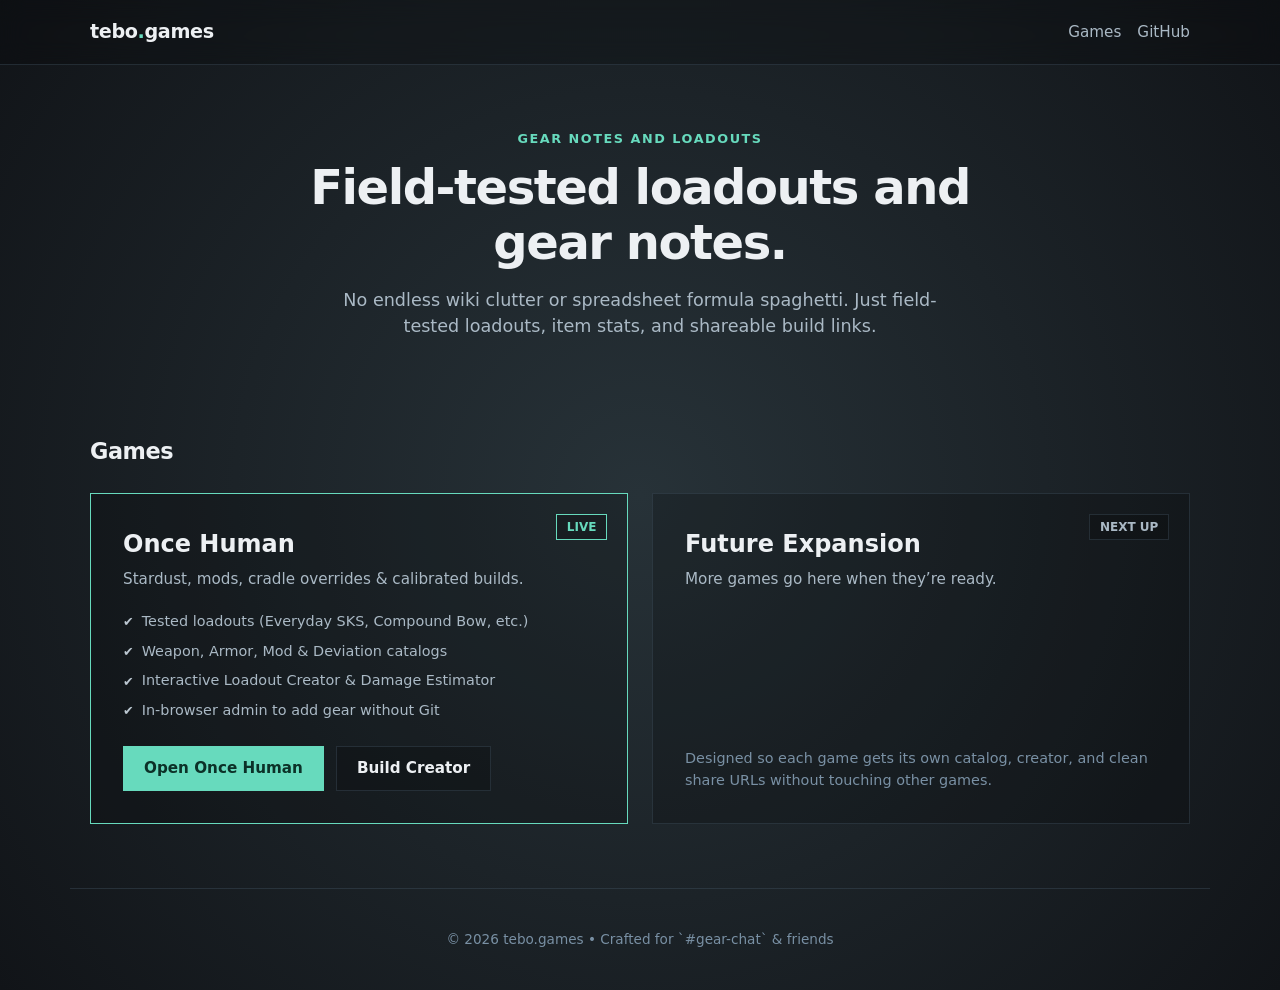
<file: index.html>
<!DOCTYPE html>
<html lang="en">
<head>
  <meta charset="utf-8">
  <meta name="viewport" content="width=device-width, initial-scale=1">
  <title>tebo.games</title>
  <meta name="description" content="Gear notes, loadout planners, and theorycrafting tools by tebo.">
  <link rel="stylesheet" href="/styles.css">
  <link rel="icon" href="data:image/svg+xml,<svg xmlns='http://www.w3.org/2000/svg' viewBox='0 0 100 100'><text y='.9em' font-size='90'>🎮</text></svg>">
</head>
<body class="brand-home">
  <header class="site-header">
    <div class="container header-inner">
      <a href="/" class="brand-logo">
        <span class="logo-text">tebo<span class="dot">.</span>games</span>
      </a>
      <nav class="nav-links">
        <a href="#games">Games</a>
        <a href="https://github.com/haitebodesu/tebo.games" target="_blank" rel="noreferrer">GitHub</a>
      </nav>
    </div>
  </header>

  <main>
    <section class="hero container">
      <p class="tagline">Gear notes and loadouts</p>
      <h1>Field-tested loadouts and gear notes.</h1>
      <p class="hero-desc">
        No endless wiki clutter or spreadsheet formula spaghetti. Just field-tested loadouts,
        item stats, and shareable build links.
      </p>
    </section>

    <section id="games" class="games-section container">
      <h2 class="section-title">Games</h2>
      <div class="games-grid">
        <article class="game-card active">
          <div class="card-badge">Live</div>
          <h3>Once Human</h3>
          <p class="card-sub">Stardust, mods, cradle overrides & calibrated builds.</p>
          <ul class="feature-bullets">
            <li>Tested loadouts (Everyday SKS, Compound Bow, etc.)</li>
            <li>Weapon, Armor, Mod & Deviation catalogs</li>
            <li>Interactive Loadout Creator & Damage Estimator</li>
            <li>In-browser admin to add gear without Git</li>
          </ul>
          <div class="card-actions">
            <a class="btn primary" href="/once-human/">Open Once Human</a>
            <a class="btn ghost" href="/once-human/creator.html">Build Creator</a>
          </div>
        </article>

        <article class="game-card coming-soon">
          <div class="card-badge muted">Next Up</div>
          <h3>Future Expansion</h3>
          <p class="card-sub">More games go here when they’re ready.</p>
          <p class="card-note">Designed so each game gets its own catalog, creator, and clean share URLs without touching other games.</p>
        </article>
      </div>
    </section>
  </main>

  <footer class="site-footer container">
    <p>© 2026 tebo.games • Crafted for `#gear-chat` & friends</p>
  </footer>
</body>
</html>
</file>
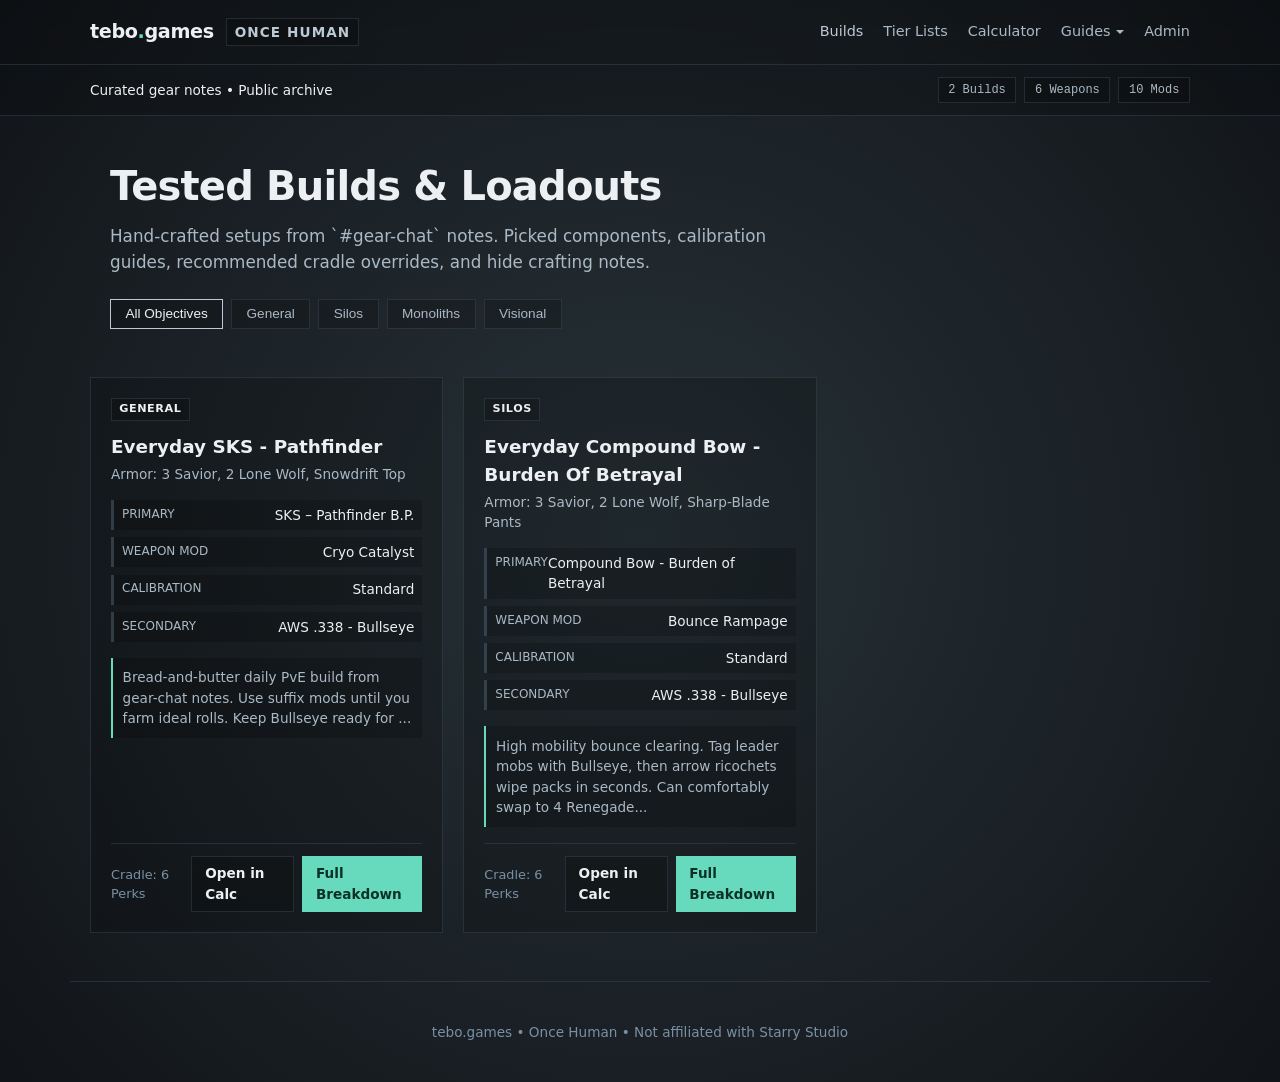
<file: once-human/index.html>
<!DOCTYPE html>
<html lang="en">
<head>
  <meta charset="utf-8">
  <meta name="viewport" content="width=device-width, initial-scale=1">
  <title>Once Human — tebo.games</title>
  <meta name="description" content="Once Human gear notes, curated builds, build creator, and damage estimator.">
  <link rel="stylesheet" href="/styles.css">
  <link rel="stylesheet" href="/once-human/oh-theme.css">
</head>
<body class="oh-app">
  <header class="site-header">
    <div class="container header-inner">
      <a href="/" class="brand-logo">
        <span class="logo-text">tebo<span class="dot">.</span>games</span>
        <span class="sub-brand">Once Human</span>
      </a>
      <nav class="oh-nav">
        <a href="/once-human/" class="active">Builds</a>
        <a href="/once-human/tierlists.html">Tier Lists</a>
        <a href="/once-human/creator.html">Calculator</a>
        <div class="nav-dropdown">
          <button class="nav-dropdown-toggle" type="button">Guides</button>
          <div class="nav-dropdown-menu">
            <div class="nav-mega">
              <div>
                <p class="nav-mega-title">Progression</p>
                <a href="/once-human/catalog.html">Gear</a>
                <a href="/once-human/resource.html?topic=Cradle%20Overrides">Cradle Overrides</a>
                <a href="/once-human/resource.html?topic=Blueprints">Blueprints</a>
                <a href="/once-human/resource.html?topic=Tech">Tech</a>
              </div>
              <div>
                <p class="nav-mega-title">Classes</p>
                <a href="/once-human/resource.html?topic=Beastmaster">Beastmaster</a>
                <a href="/once-human/resource.html?topic=Chef">Chef</a>
                <a href="/once-human/resource.html?topic=Gardener">Gardener</a>
              </div>
              <div>
                <p class="nav-mega-title">Deviations</p>
                <a href="/once-human/resource.html?topic=Fusion">Fusion</a>
                <a href="/once-human/resource.html?topic=Securing">Securing</a>
              </div>
              <div>
                <p class="nav-mega-title">Building</p>
                <a href="/once-human/resource.html?topic=Production">Production</a>
              </div>
              <div>
                <p class="nav-mega-title">Scenarios</p>
                <a href="/once-human/resource.html?topic=Novice">Novice</a>
                <a href="/once-human/resource.html?topic=Manibus">Manibus</a>
                <a href="/once-human/resource.html?topic=Way%20of%20Winter">Way of Winter</a>
                <a href="/once-human/resource.html?topic=Endless%20Dream">Endless Dream</a>
                <a href="/once-human/resource.html?topic=Isles%20of%20Abyss">Isles of Abyss</a>
              </div>
              <div>
                <p class="nav-mega-title">Visional Theme</p>
                <a href="/once-human/resource.html?topic=Lunar%20Oracle">Lunar Oracle</a>
                <a href="/once-human/resource.html?topic=Starfall%20Inversion">Starfall Inversion</a>
                <a href="/once-human/resource.html?topic=Lunar%20Revelry">Lunar Revelry</a>
                <a href="/once-human/resource.html?topic=Aberrant%20Progeny">Aberrant Progeny</a>
                <a href="/once-human/resource.html?topic=Gravity%20Abyss">Gravity Abyss</a>
                <a href="/once-human/resource.html?topic=Upcoming">Upcoming</a>
              </div>
              <div>
                <p class="nav-mega-title">References</p>
                <a href="/once-human/catalog.html">Items Database</a>
                <a href="/once-human/resource.html?topic=Mod%20Suffixes">Mod Suffixes</a>
                <a href="/once-human/resource.html?topic=Deviation%20Traits">Deviation Traits</a>
                <a href="/once-human/resource.html?topic=Production">Production</a>
                <a href="/once-human/resource.html?topic=Power%20Generation">Power Generation</a>
              </div>
            </div>
          </div>
        </div>
        <a href="/once-human/admin/">Admin</a>
      </nav>
    </div>
  </header>

  <div class="oh-subbar">
    <div class="container oh-subbar-inner">
      <span>Curated gear notes • Public archive</span>
      <div class="stat-pills">
        <span class="pill" id="pill-build-count">2 Builds</span>
        <span class="pill" id="pill-weapon-count">6 Weapons</span>
        <span class="pill" id="pill-mod-count">10 Mods</span>
      </div>
    </div>
  </div>

  <main class="container">
    <section class="oh-hero">
      <h1 class="oh-title">Tested Builds & Loadouts</h1>
      <p class="oh-lead">
        Hand-crafted setups from `#gear-chat` notes. Picked components, calibration guides,
        recommended cradle overrides, and hide crafting notes.
      </p>

      <div class="oh-filters">
        <button class="filter-btn active" data-filter="all">All Objectives</button>
        <button class="filter-btn" data-filter="General">General</button>
        <button class="filter-btn" data-filter="Silos">Silos</button>
        <button class="filter-btn" data-filter="Monoliths">Monoliths</button>
        <button class="filter-btn" data-filter="Visional">Visional</button>
      </div>
    </section>

    <section id="builds-container" class="build-grid">
      <!-- Builds rendered by JS from /once-human/data/builds.json -->
      <div class="hud-card" style="grid-column: 1 / -1; text-align: center; padding: 3rem;">
        Loading curated builds...
      </div>
    </section>
  </main>

  <footer class="site-footer container">
    <p>tebo.games • Once Human • Not affiliated with Starry Studio</p>
  </footer>

  <script>
    async function loadData() {
      try {
        const [buildsRes, weaponsRes, modsRes] = await Promise.all([
          fetch('/once-human/data/builds.json'),
          fetch('/once-human/data/weapons.json'),
          fetch('/once-human/data/mods.json')
        ]);
        const builds = await buildsRes.json();
        const weapons = await weaponsRes.json();
        const mods = await modsRes.json();

        const weaponMap = Object.fromEntries(weapons.map(w => [w.id, w]));
        const modMap = Object.fromEntries(mods.map(m => [m.id, m]));

        document.getElementById('pill-build-count').textContent = `${builds.length} Builds`;
        document.getElementById('pill-weapon-count').textContent = `${weapons.length} Weapons`;
        document.getElementById('pill-mod-count').textContent = `${mods.length} Mods`;

        renderBuilds(builds, weaponMap, modMap);
        setupFilters(builds, weaponMap, modMap);
      } catch (err) {
        console.error('Error loading builds:', err);
        document.getElementById('builds-container').innerHTML =
          `<div class="hud-card" style="grid-column: 1 / -1; color: var(--danger); padding: 2rem;">
            Failed to load build data: ${err.message}
          </div>`;
      }
    }

    function renderBuilds(builds, weaponMap, modMap) {
      const container = document.getElementById('builds-container');
      if (!builds.length) {
        container.innerHTML = '<p style="color:var(--oh-muted);grid-column:1/-1;">No builds found for this filter.</p>';
        return;
      }

      container.innerHTML = builds.map(build => {
        const primary = weaponMap[build.primary_weapon] || { name: build.primary_weapon, element: 'Custom' };
        const secondary = weaponMap[build.secondary_weapon] || { name: build.secondary_weapon };
        const primaryMod = modMap[build.primary_mod] || { name: build.primary_mod };

        return `
          <article class="hud-card" data-objective="${build.objective}">
            <div class="hud-header">
              ${build.vision ? `<span class="oh-badge badge-gold">${build.vision}</span>` : ''}
              ${build.scenario ? `<span class="oh-badge badge-cyan">${build.scenario}</span>` : ''}
              <span class="oh-badge badge-cyan">${build.objective}</span>
            </div>
            <h3><a href="/once-human/build.html?id=${encodeURIComponent(build.id)}">${build.title}</a></h3>
            <p class="hud-meta">Armor: ${build.armor_summary}</p>

            <div class="hud-slot-list">
              <div class="hud-slot-item">
                <span class="hud-slot-label">Primary</span>
                <span class="hud-slot-value">${primary.name}</span>
              </div>
              <div class="hud-slot-item">
                <span class="hud-slot-label">Weapon Mod</span>
                <span class="hud-slot-value">${primaryMod.name}</span>
              </div>
              <div class="hud-slot-item">
                <span class="hud-slot-label">Calibration</span>
                <span class="hud-slot-value">${build.primary_calibration || 'Standard'}</span>
              </div>
              <div class="hud-slot-item">
                <span class="hud-slot-label">Secondary</span>
                <span class="hud-slot-value">${secondary.name}</span>
              </div>
            </div>

            <div class="hud-notes">
              ${build.notes.substring(0, 140)}${build.notes.length > 140 ? '...' : ''}
            </div>

            <div class="hud-footer">
              <span style="font-size:0.8rem; color:var(--oh-dim);">Cradle: ${build.cradle_overrides.length} Perks</span>
              <div style="display:flex; gap:0.5rem;">
                <a class="btn ghost sm" href="/once-human/creator.html?clone=${encodeURIComponent(build.id)}">Open in Calc</a>
                <a class="btn primary sm" href="/once-human/build.html?id=${encodeURIComponent(build.id)}">Full Breakdown</a>
              </div>
            </div>
          </article>
        `;
      }).join('');
    }

    function setupFilters(allBuilds, weaponMap, modMap) {
      document.querySelectorAll('.filter-btn').forEach(btn => {
        btn.addEventListener('click', () => {
          document.querySelectorAll('.filter-btn').forEach(b => b.classList.remove('active'));
          btn.classList.add('active');
          const filter = btn.dataset.filter;
          if (filter === 'all') {
            renderBuilds(allBuilds, weaponMap, modMap);
          } else {
            const filtered = allBuilds.filter(b => b.objective.toLowerCase().includes(filter.toLowerCase()));
            renderBuilds(filtered, weaponMap, modMap);
          }
        });
      });
    }

    window.addEventListener('DOMContentLoaded', loadData);
  </script>
</body>
</html>
</file>
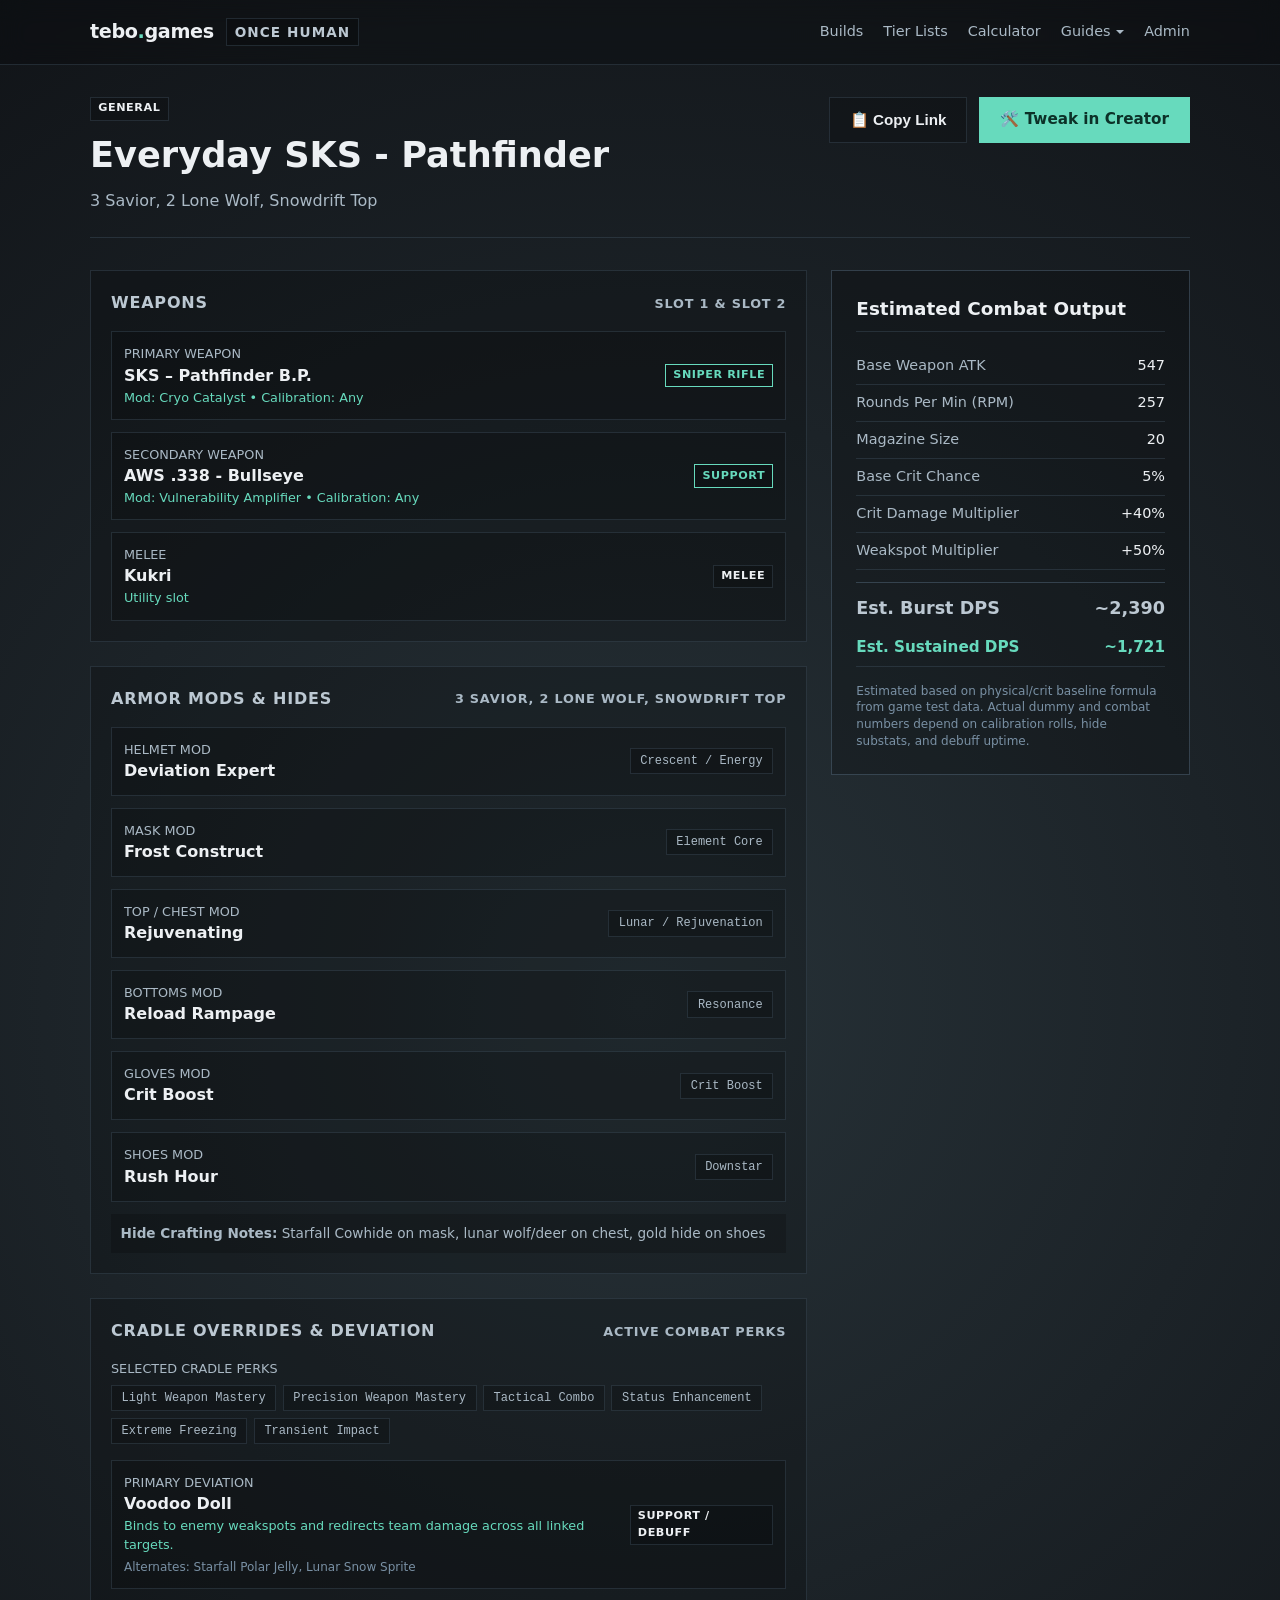
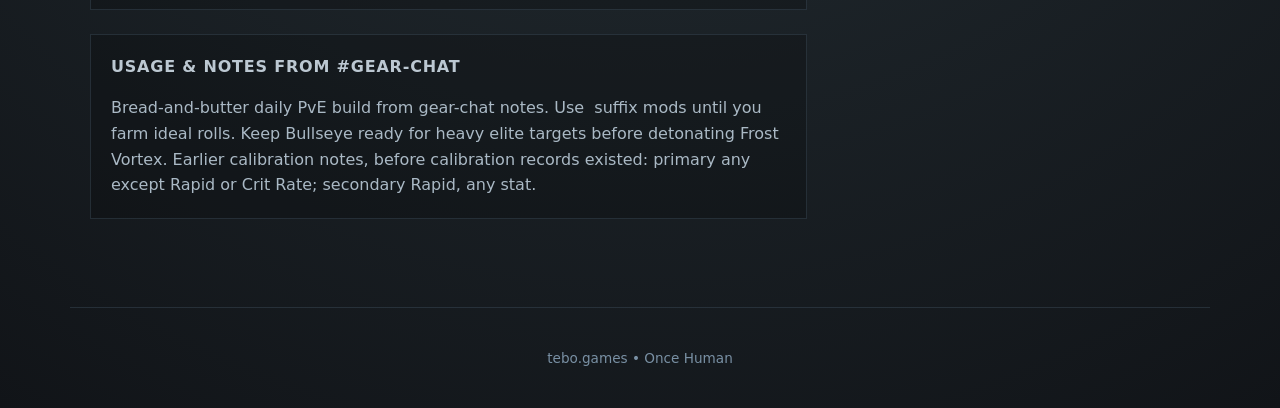
<file: once-human/build.html>
<!DOCTYPE html>
<html lang="en">
<head>
  <meta charset="utf-8">
  <meta name="viewport" content="width=device-width, initial-scale=1">
  <title>Build — Once Human</title>
  <link rel="stylesheet" href="/styles.css">
  <link rel="stylesheet" href="/once-human/oh-theme.css">
</head>
<body class="oh-app">
  <header class="site-header">
    <div class="container header-inner">
      <a href="/" class="brand-logo">
        <span class="logo-text">tebo<span class="dot">.</span>games</span>
        <span class="sub-brand">Once Human</span>
      </a>
      <nav class="oh-nav">
        <a href="/once-human/">Builds</a>
        <a href="/once-human/tierlists.html">Tier Lists</a>
        <a href="/once-human/creator.html">Calculator</a>
        <div class="nav-dropdown">
          <button class="nav-dropdown-toggle" type="button">Guides</button>
          <div class="nav-dropdown-menu">
            <div class="nav-mega">
              <div>
                <p class="nav-mega-title">Progression</p>
                <a href="/once-human/catalog.html">Gear</a>
                <a href="/once-human/resource.html?topic=Cradle%20Overrides">Cradle Overrides</a>
                <a href="/once-human/resource.html?topic=Blueprints">Blueprints</a>
                <a href="/once-human/resource.html?topic=Tech">Tech</a>
              </div>
              <div>
                <p class="nav-mega-title">Classes</p>
                <a href="/once-human/resource.html?topic=Beastmaster">Beastmaster</a>
                <a href="/once-human/resource.html?topic=Chef">Chef</a>
                <a href="/once-human/resource.html?topic=Gardener">Gardener</a>
              </div>
              <div>
                <p class="nav-mega-title">Deviations</p>
                <a href="/once-human/resource.html?topic=Fusion">Fusion</a>
                <a href="/once-human/resource.html?topic=Securing">Securing</a>
              </div>
              <div>
                <p class="nav-mega-title">Building</p>
                <a href="/once-human/resource.html?topic=Production">Production</a>
              </div>
              <div>
                <p class="nav-mega-title">Scenarios</p>
                <a href="/once-human/resource.html?topic=Novice">Novice</a>
                <a href="/once-human/resource.html?topic=Manibus">Manibus</a>
                <a href="/once-human/resource.html?topic=Way%20of%20Winter">Way of Winter</a>
                <a href="/once-human/resource.html?topic=Endless%20Dream">Endless Dream</a>
                <a href="/once-human/resource.html?topic=Isles%20of%20Abyss">Isles of Abyss</a>
              </div>
              <div>
                <p class="nav-mega-title">Visional Theme</p>
                <a href="/once-human/resource.html?topic=Lunar%20Oracle">Lunar Oracle</a>
                <a href="/once-human/resource.html?topic=Starfall%20Inversion">Starfall Inversion</a>
                <a href="/once-human/resource.html?topic=Lunar%20Revelry">Lunar Revelry</a>
                <a href="/once-human/resource.html?topic=Aberrant%20Progeny">Aberrant Progeny</a>
                <a href="/once-human/resource.html?topic=Gravity%20Abyss">Gravity Abyss</a>
                <a href="/once-human/resource.html?topic=Upcoming">Upcoming</a>
              </div>
              <div>
                <p class="nav-mega-title">References</p>
                <a href="/once-human/catalog.html">Items Database</a>
                <a href="/once-human/resource.html?topic=Mod%20Suffixes">Mod Suffixes</a>
                <a href="/once-human/resource.html?topic=Deviation%20Traits">Deviation Traits</a>
                <a href="/once-human/resource.html?topic=Production">Production</a>
                <a href="/once-human/resource.html?topic=Power%20Generation">Power Generation</a>
              </div>
            </div>
          </div>
        </div>
        <a href="/once-human/admin/">Admin</a>
      </nav>
    </div>
  </header>

  <main class="container build-detail">
    <div id="build-content">
      <div style="text-align:center; padding: 4rem 0;">Loading build breakdown...</div>
    </div>
  </main>

  <footer class="site-footer container">
    <p>tebo.games • Once Human</p>
  </footer>

  <script>
    async function loadBuild() {
      const params = new URLSearchParams(window.location.search);
      const buildId = params.get('id');
      const root = document.getElementById('build-content');

      try {
        const [buildsRes, weaponsRes, modsRes, devsRes] = await Promise.all([
          fetch('/once-human/data/builds.json'),
          fetch('/once-human/data/weapons.json'),
          fetch('/once-human/data/mods.json'),
          fetch('/once-human/data/deviations.json')
        ]);
        const builds = await buildsRes.json();
        const weapons = await weaponsRes.json();
        const mods = await modsRes.json();
        const deviations = await devsRes.json();

        const build = builds.find(b => b.id === buildId) || builds[0];
        if (!build) {
          root.innerHTML = '<p style="color:var(--danger)">Build not found.</p>';
          return;
        }

        const weaponMap = Object.fromEntries(weapons.map(w => [w.id, w]));
        const modMap = Object.fromEntries(mods.map(m => [m.id, m]));
        const devMap = Object.fromEntries(deviations.map(d => [d.id, d]));

        const pWep = weaponMap[build.primary_weapon] || { name: build.primary_weapon, attack: 120, fire_rate: 500, crit_rate: 0.08, crit_dmg: 0.35, element: 'Frost' };
        const sWep = weaponMap[build.secondary_weapon] || { name: build.secondary_weapon, attack: 300, element: 'The Bull\'s Eye' };
        const mWep = weaponMap[build.melee_weapon] || { name: build.melee_weapon, attack: 180 };
        const pMod = modMap[build.primary_mod] || { name: build.primary_mod, effect: 'Standard boost' };
        const sMod = modMap[build.secondary_mod] || { name: build.secondary_mod, effect: 'Mark enhancement' };
        const dev = devMap[build.deviation] || { name: build.deviation, signature_skill: 'Signature trait', recommended_traits: 'General' };

        // Quick rough DPS estimates
        const burstDps = Math.round((pWep.attack * (pWep.fire_rate / 60)) * (1 + (pWep.crit_rate * pWep.crit_dmg)));
        const sustainedDps = Math.round(burstDps * 0.72);

        document.title = `${build.title} — Once Human`;

        root.innerHTML = `
          <div class="build-detail-header">
            <div style="display:flex; justify-content:space-between; align-items:flex-start; flex-wrap:wrap; gap:1rem;">
              <div>
                <div style="display:flex; gap:0.5rem; margin-bottom:0.5rem;">
                  ${build.vision ? `<span class="oh-badge badge-gold">${build.vision}</span>` : ''}
                  ${build.scenario ? `<span class="oh-badge badge-cyan">${build.scenario}</span>` : ''}
                  <span class="oh-badge badge-cyan">${build.objective}</span>
                </div>
                <h1 style="font-size:2.2rem; margin-bottom:0.5rem;">${build.title}</h1>
                <p style="color:var(--oh-muted);">${build.armor_summary}</p>
              </div>
              <div style="display:flex; gap:0.75rem;">
                <button class="btn ghost" onclick="navigator.clipboard.writeText(window.location.href); alert('Build link copied to clipboard!');">📋 Copy Link</button>
                <a class="btn primary" href="/once-human/creator.html?clone=${encodeURIComponent(build.id)}">🛠️ Tweak in Creator</a>
              </div>
            </div>
          </div>

          <div class="loadout-columns">
            <div class="loadout-main">
              <!-- Weapons -->
              <section class="loadout-section">
                <div class="section-head">
                  <span>Weapons</span>
                  <span style="font-size:0.8rem; color:var(--oh-muted);">Slot 1 & Slot 2</span>
                </div>
                <div class="loadout-slots">
                  <div class="gear-slot-box">
                    <div>
                      <div class="gear-slot-title">Primary Weapon</div>
                      <div class="gear-slot-main">${pWep.name}</div>
                      <div class="gear-slot-sub">Mod: ${pMod.name} • Calibration: ${build.primary_calibration || 'Any'}</div>
                    </div>
                    <span class="oh-badge badge-gold">${pWep.item_type || ''}</span>
                  </div>

                  <div class="gear-slot-box">
                    <div>
                      <div class="gear-slot-title">Secondary Weapon</div>
                      <div class="gear-slot-main">${sWep.name}</div>
                      <div class="gear-slot-sub">Mod: ${sMod.name} • Calibration: ${build.secondary_calibration || 'Any'}</div>
                    </div>
                    <span class="oh-badge badge-gold">${sWep.element || 'Support'}</span>
                  </div>

                  <div class="gear-slot-box">
                    <div>
                      <div class="gear-slot-title">Melee</div>
                      <div class="gear-slot-main">${mWep.name}</div>
                      <div class="gear-slot-sub">Utility slot</div>
                    </div>
                    <span class="oh-badge badge-purple">Melee</span>
                  </div>
                </div>
              </section>

              <!-- Armor & Gear Mods -->
              <section class="loadout-section">
                <div class="section-head">
                  <span>Armor Mods & Hides</span>
                  <span style="font-size:0.8rem; color:var(--oh-muted);">${build.armor_summary}</span>
                </div>
                <div class="loadout-slots">
                  <div class="gear-slot-box">
                    <div>
                      <div class="gear-slot-title">Helmet Mod</div>
                      <div class="gear-slot-main">${(modMap[build.helmet_mod] || {}).name || build.helmet_mod}</div>
                    </div>
                    <span class="pill">Crescent / Energy</span>
                  </div>
                  <div class="gear-slot-box">
                    <div>
                      <div class="gear-slot-title">Mask Mod</div>
                      <div class="gear-slot-main">${(modMap[build.mask_mod] || {}).name || build.mask_mod}</div>
                    </div>
                    <span class="pill">Element Core</span>
                  </div>
                  <div class="gear-slot-box">
                    <div>
                      <div class="gear-slot-title">Top / Chest Mod</div>
                      <div class="gear-slot-main">${(modMap[build.top_mod] || {}).name || build.top_mod}</div>
                    </div>
                    <span class="pill">Lunar / Rejuvenation</span>
                  </div>
                  <div class="gear-slot-box">
                    <div>
                      <div class="gear-slot-title">Bottoms Mod</div>
                      <div class="gear-slot-main">${(modMap[build.bottoms_mod] || {}).name || build.bottoms_mod || ''}</div>
                    </div>
                    <span class="pill">Resonance</span>
                  </div>
                  <div class="gear-slot-box">
                    <div>
                      <div class="gear-slot-title">Gloves Mod</div>
                      <div class="gear-slot-main">${(modMap[build.gloves_mod] || {}).name || build.gloves_mod}</div>
                    </div>
                    <span class="pill">Crit Boost</span>
                  </div>
                  <div class="gear-slot-box">
                    <div>
                      <div class="gear-slot-title">Shoes Mod</div>
                      <div class="gear-slot-main">${(modMap[build.shoes_mod] || {}).name || build.shoes_mod}</div>
                    </div>
                    <span class="pill">Downstar</span>
                  </div>
                </div>
                ${build.hide_crafting ? `<div style="margin-top:0.75rem; font-size:0.85rem; color:var(--oh-muted); background:rgba(0,0,0,0.2); padding:0.6rem; border-radius:0;"><strong>Hide Crafting Notes:</strong> ${build.hide_crafting}</div>` : ''}
              </section>

              <!-- Cradle & Deviations -->
              <section class="loadout-section">
                <div class="section-head">
                  <span>Cradle Overrides & Deviation</span>
                  <span style="font-size:0.8rem; color:var(--oh-muted);">Active Combat Perks</span>
                </div>
                <div style="margin-bottom:1rem;">
                  <div class="gear-slot-title" style="margin-bottom:0.4rem;">Selected Cradle Perks</div>
                  <div style="display:flex; flex-wrap:wrap; gap:0.4rem;">
                    ${build.cradle_overrides.map(c => `<span class="pill">${c}</span>`).join('')}
                  </div>
                </div>

                <div class="gear-slot-box">
                  <div>
                    <div class="gear-slot-title">Primary Deviation</div>
                    <div class="gear-slot-main">${dev.name}</div>
                    <div class="gear-slot-sub">${dev.signature_skill}</div>
                    ${build.deviation_alts ? `<div style="font-size:0.75rem; color:var(--oh-dim); margin-top:0.25rem;">Alternates: ${build.deviation_alts}</div>` : ''}
                  </div>
                  <span class="oh-badge badge-purple">${dev.combat_type || 'Deviation'}</span>
                </div>
              </section>

              <!-- Strategy Notes -->
              <section class="loadout-section">
                <div class="section-head">
                  <span>Usage & Notes from #gear-chat</span>
                </div>
                <p style="color:var(--oh-muted); line-height:1.6; white-space:pre-wrap;">${build.notes}</p>
              </section>
            </div>

            <!-- Sidebar / Stats -->
            <aside>
              <div class="calc-summary-card">
                <h3 style="font-size:1.15rem; margin-bottom:1rem; border-bottom:1px solid var(--oh-border); padding-bottom:0.5rem;">Estimated Combat Output</h3>

                <div class="stat-row">
                  <span style="color:var(--oh-muted)">Base Weapon ATK</span>
                  <span>${pWep.attack}</span>
                </div>
                <div class="stat-row">
                  <span style="color:var(--oh-muted)">Rounds Per Min (RPM)</span>
                  <span>${pWep.fire_rate}</span>
                </div>
                <div class="stat-row">
                  <span style="color:var(--oh-muted)">Magazine Size</span>
                  <span>${pWep.magazine}</span>
                </div>
                <div class="stat-row">
                  <span style="color:var(--oh-muted)">Base Crit Chance</span>
                  <span>${Math.round(pWep.crit_rate * 100)}%</span>
                </div>
                <div class="stat-row">
                  <span style="color:var(--oh-muted)">Crit Damage Multiplier</span>
                  <span>+${Math.round(pWep.crit_dmg * 100)}%</span>
                </div>
                <div class="stat-row">
                  <span style="color:var(--oh-muted)">Weakspot Multiplier</span>
                  <span>+${Math.round((pWep.weakspot_dmg || 0.6) * 100)}%</span>
                </div>

                <div class="stat-row total">
                  <span>Est. Burst DPS</span>
                  <span>~${burstDps.toLocaleString()}</span>
                </div>
                <div class="stat-row" style="font-size:0.95rem; font-weight:600; color:var(--oh-gold);">
                  <span>Est. Sustained DPS</span>
                  <span>~${sustainedDps.toLocaleString()}</span>
                </div>

                <div class="disclaimer-box">
                  Estimated based on physical/crit baseline formula from game test data. Actual dummy and combat numbers depend on calibration rolls, hide substats, and debuff uptime.
                </div>
              </div>
            </aside>
          </div>
        `;
      } catch (err) {
        root.innerHTML = `<p style="color:var(--danger)">Error loading build: ${err.message}</p>`;
      }
    }

    window.addEventListener('DOMContentLoaded', loadBuild);
  </script>
</body>
</html>
</file>
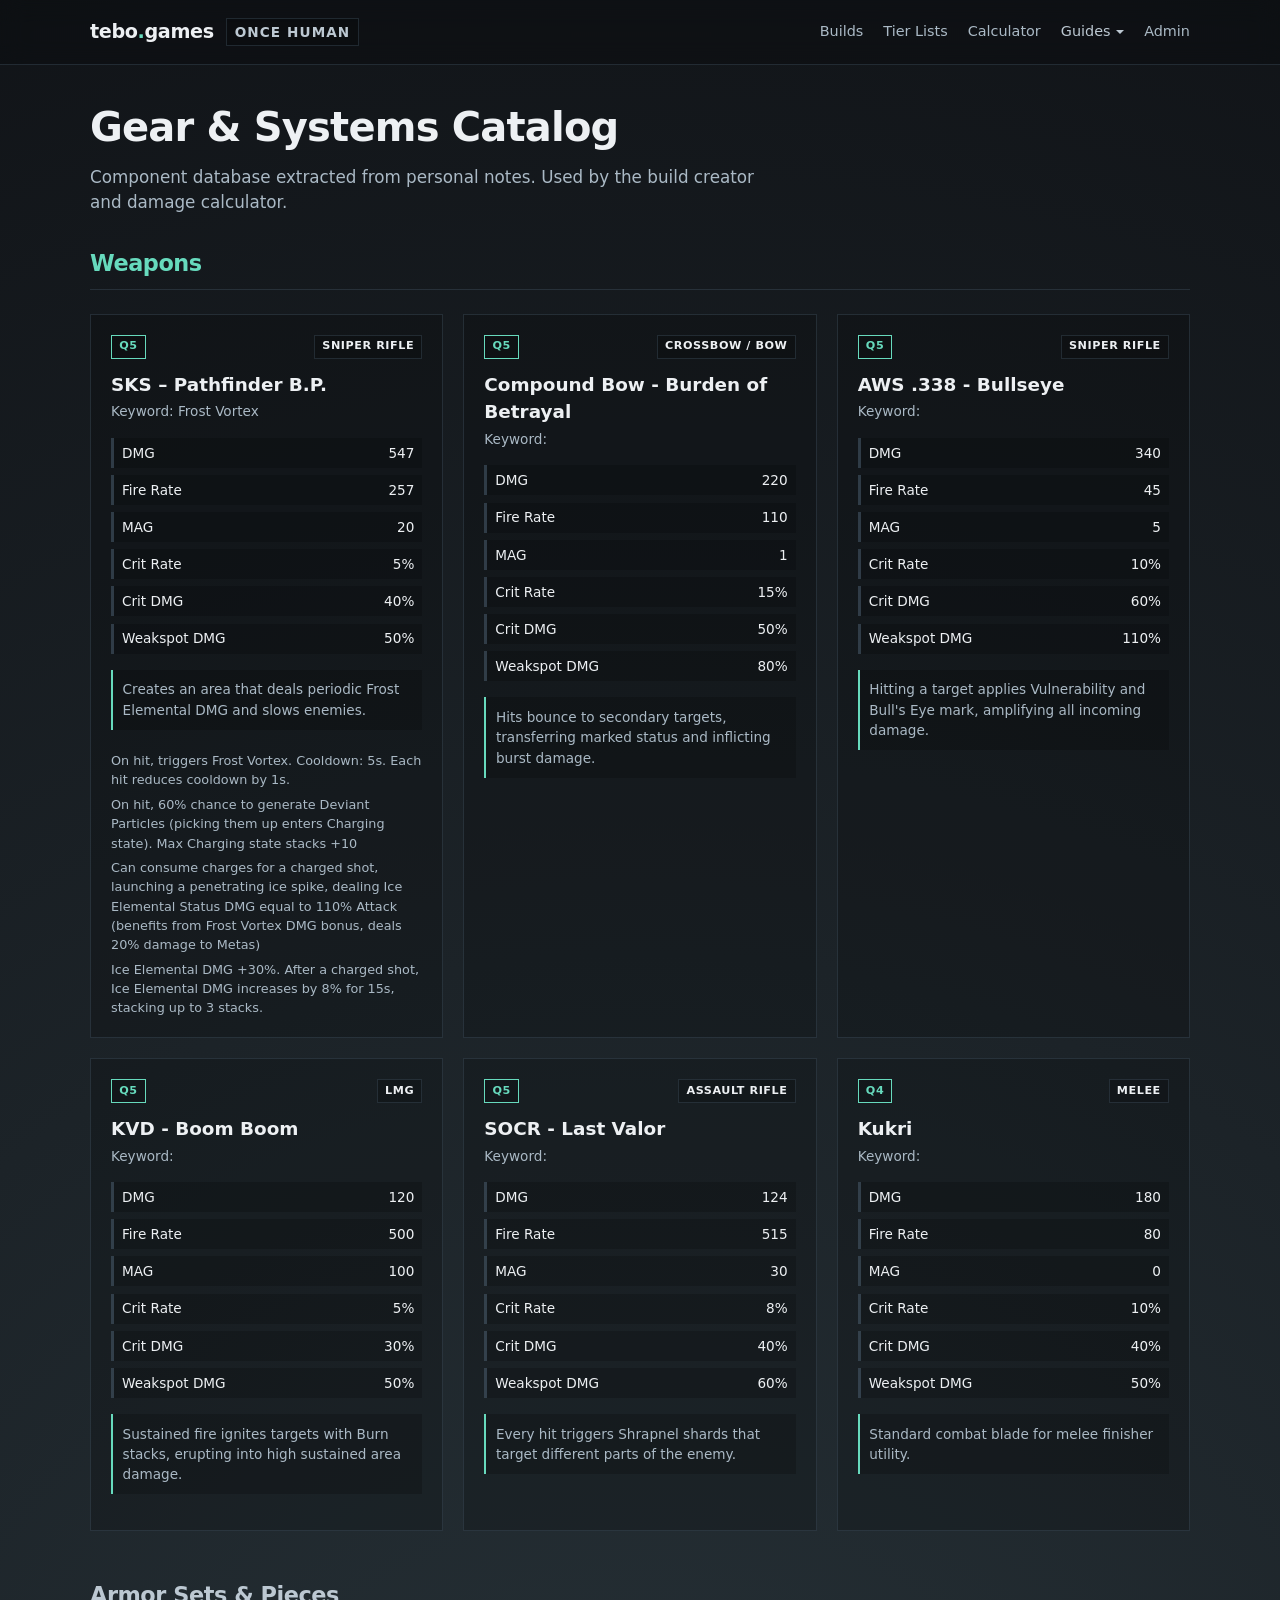
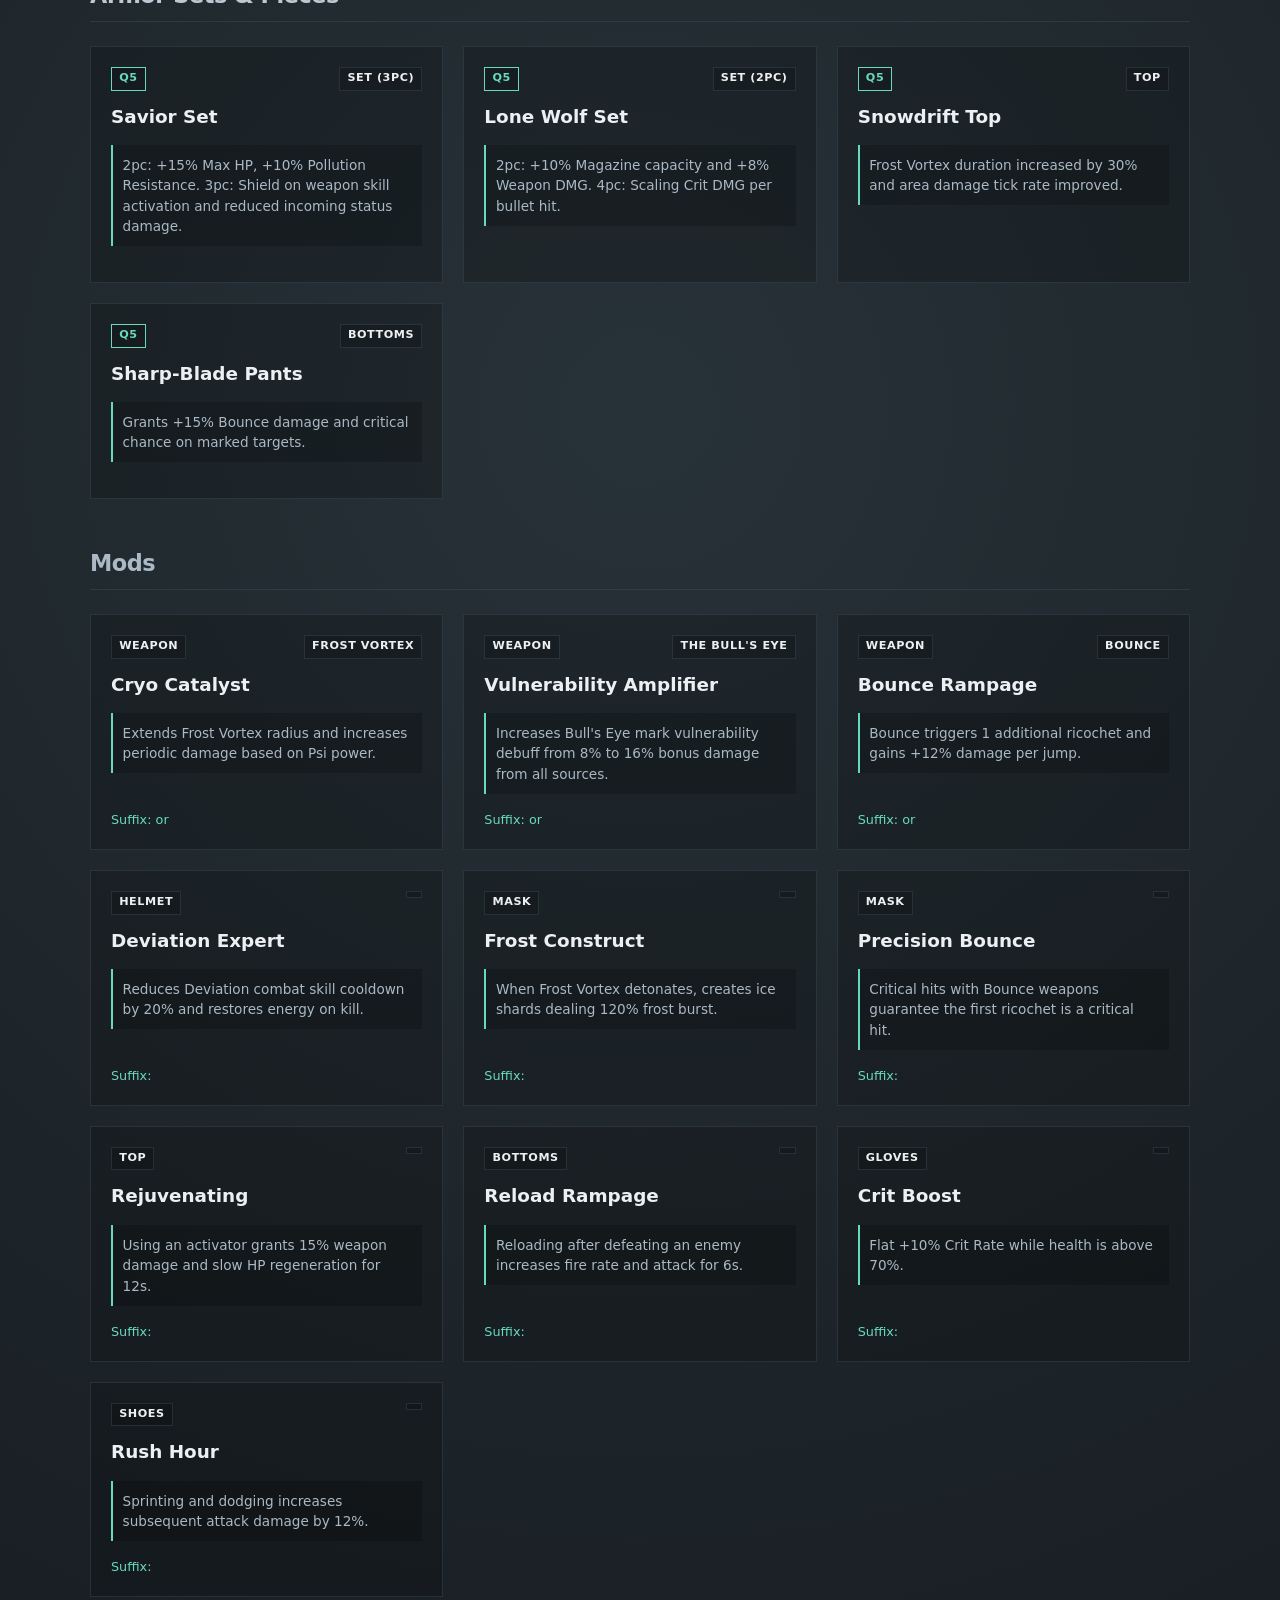
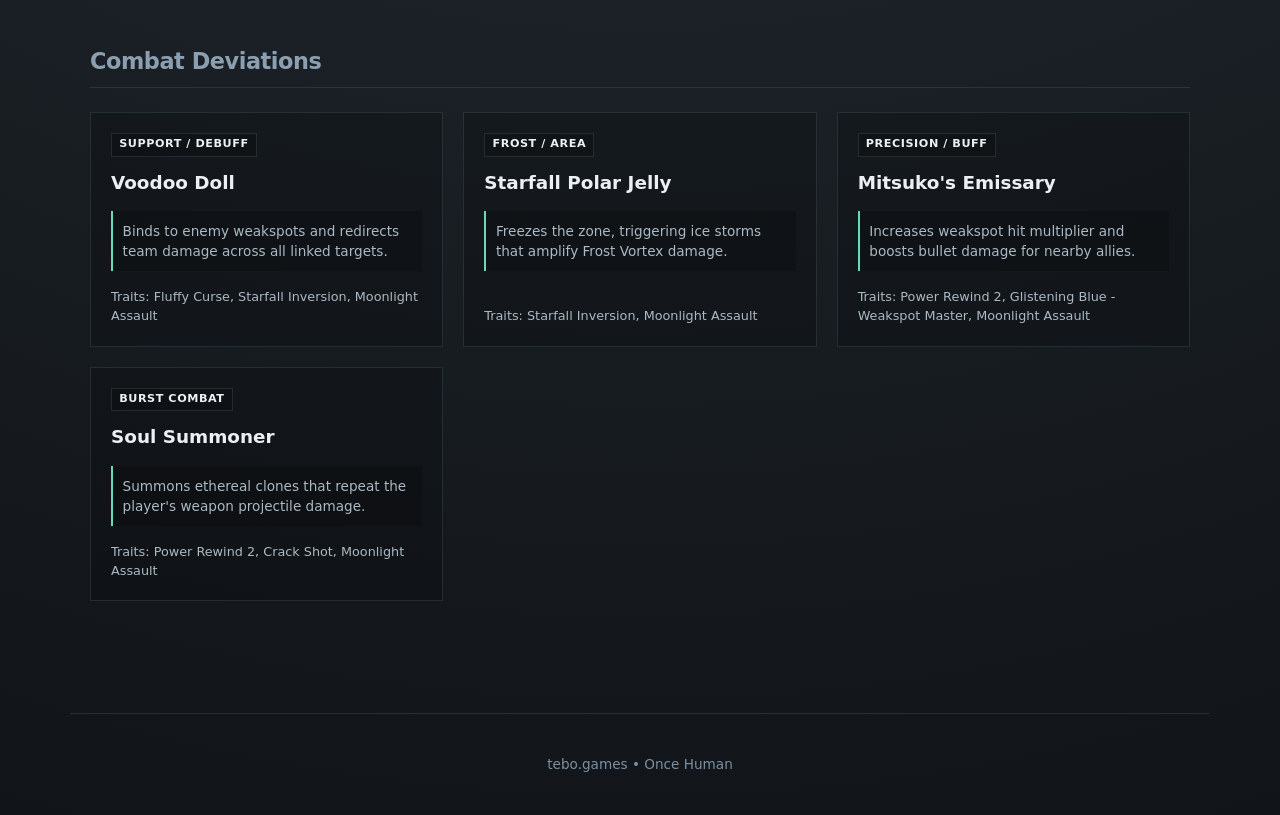
<file: once-human/catalog.html>
<!DOCTYPE html>
<html lang="en">
<head>
  <meta charset="utf-8">
  <meta name="viewport" content="width=device-width, initial-scale=1">
  <title>Catalog — Once Human</title>
  <link rel="stylesheet" href="/styles.css">
  <link rel="stylesheet" href="/once-human/oh-theme.css">
</head>
<body class="oh-app">
  <header class="site-header">
    <div class="container header-inner">
      <a href="/" class="brand-logo">
        <span class="logo-text">tebo<span class="dot">.</span>games</span>
        <span class="sub-brand">Once Human</span>
      </a>
      <nav class="oh-nav">
        <a href="/once-human/">Builds</a>
        <a href="/once-human/tierlists.html">Tier Lists</a>
        <a href="/once-human/creator.html">Calculator</a>
        <div class="nav-dropdown">
          <button class="nav-dropdown-toggle active" type="button">Guides</button>
          <div class="nav-dropdown-menu">
            <div class="nav-mega">
              <div>
                <p class="nav-mega-title">Progression</p>
                <a href="/once-human/catalog.html" class="active">Gear</a>
                <a href="/once-human/resource.html?topic=Cradle%20Overrides">Cradle Overrides</a>
                <a href="/once-human/resource.html?topic=Blueprints">Blueprints</a>
                <a href="/once-human/resource.html?topic=Tech">Tech</a>
              </div>
              <div>
                <p class="nav-mega-title">Classes</p>
                <a href="/once-human/resource.html?topic=Beastmaster">Beastmaster</a>
                <a href="/once-human/resource.html?topic=Chef">Chef</a>
                <a href="/once-human/resource.html?topic=Gardener">Gardener</a>
              </div>
              <div>
                <p class="nav-mega-title">Deviations</p>
                <a href="/once-human/resource.html?topic=Fusion">Fusion</a>
                <a href="/once-human/resource.html?topic=Securing">Securing</a>
              </div>
              <div>
                <p class="nav-mega-title">Building</p>
                <a href="/once-human/resource.html?topic=Production">Production</a>
              </div>
              <div>
                <p class="nav-mega-title">Scenarios</p>
                <a href="/once-human/resource.html?topic=Novice">Novice</a>
                <a href="/once-human/resource.html?topic=Manibus">Manibus</a>
                <a href="/once-human/resource.html?topic=Way%20of%20Winter">Way of Winter</a>
                <a href="/once-human/resource.html?topic=Endless%20Dream">Endless Dream</a>
                <a href="/once-human/resource.html?topic=Isles%20of%20Abyss">Isles of Abyss</a>
              </div>
              <div>
                <p class="nav-mega-title">Visional Theme</p>
                <a href="/once-human/resource.html?topic=Lunar%20Oracle">Lunar Oracle</a>
                <a href="/once-human/resource.html?topic=Starfall%20Inversion">Starfall Inversion</a>
                <a href="/once-human/resource.html?topic=Lunar%20Revelry">Lunar Revelry</a>
                <a href="/once-human/resource.html?topic=Aberrant%20Progeny">Aberrant Progeny</a>
                <a href="/once-human/resource.html?topic=Gravity%20Abyss">Gravity Abyss</a>
                <a href="/once-human/resource.html?topic=Upcoming">Upcoming</a>
              </div>
              <div>
                <p class="nav-mega-title">References</p>
                <a href="/once-human/catalog.html" class="active">Items Database</a>
                <a href="/once-human/resource.html?topic=Mod%20Suffixes">Mod Suffixes</a>
                <a href="/once-human/resource.html?topic=Deviation%20Traits">Deviation Traits</a>
                <a href="/once-human/resource.html?topic=Production">Production</a>
                <a href="/once-human/resource.html?topic=Power%20Generation">Power Generation</a>
              </div>
            </div>
          </div>
        </div>
        <a href="/once-human/admin/">Admin</a>
      </nav>
    </div>
  </header>

  <main class="container" style="padding-top: 2rem; padding-bottom: 4rem;">
    <h1 class="oh-title">Gear & Systems Catalog</h1>
    <p class="oh-lead" style="margin-bottom: 2rem;">
      Component database extracted from personal notes. Used by the build creator and damage calculator.
    </p>

    <!-- Weapons Section -->
    <h2 class="section-title" style="color: var(--oh-gold); border-bottom: 1px solid var(--oh-border); padding-bottom: 0.5rem; margin-top: 2rem;">Weapons</h2>
    <div id="weapons-list" class="gear-grid"></div>

    <!-- Armor Section -->
    <h2 class="section-title" style="color: var(--oh-accent); border-bottom: 1px solid var(--oh-border); padding-bottom: 0.5rem; margin-top: 2rem;">Armor Sets & Pieces</h2>
    <div id="armor-list" class="gear-grid"></div>

    <!-- Mods Section -->
    <h2 class="section-title" style="color: var(--oh-purple); border-bottom: 1px solid var(--oh-border); padding-bottom: 0.5rem; margin-top: 2rem;">Mods</h2>
    <div id="mods-list" class="gear-grid"></div>

    <!-- Deviations Section -->
    <h2 class="section-title" style="color: var(--oh-stardust); border-bottom: 1px solid var(--oh-border); padding-bottom: 0.5rem; margin-top: 2rem;">Combat Deviations</h2>
    <div id="deviations-list" class="gear-grid"></div>
  </main>

  <footer class="site-footer container">
    <p>tebo.games • Once Human</p>
  </footer>

  <script>
    async function loadCatalog() {
      const [weapons, armor, mods, devs, keywords] = await Promise.all([
        fetch('/once-human/data/weapons.json').then(r => r.json()),
        fetch('/once-human/data/armor.json').then(r => r.json()),
        fetch('/once-human/data/mods.json').then(r => r.json()),
        fetch('/once-human/data/deviations.json').then(r => r.json()),
        fetch('/once-human/data/keywords.json').then(r => r.json())
      ]);
      const keywordMap = Object.fromEntries(keywords.map(k => [k.id, k]));

      document.getElementById('weapons-list').innerHTML = weapons.map(w => `
        <div class="hud-card">
          <div class="hud-header">
            <span class="oh-badge badge-gold">Q${w.item_quality ?? ''}</span>
            <span class="oh-badge badge-cyan">${w.item_type || ''}</span>
          </div>
          <h3>${w.name}</h3>
          <p class="hud-meta">Keyword: ${(keywordMap[w.keyword_id] || {}).name || ''}</p>
          <div class="hud-slot-list">
            <div class="hud-slot-item"><span>DMG</span><span>${w.attack}</span></div>
            <div class="hud-slot-item"><span>Fire Rate</span><span>${w.fire_rate}</span></div>
            <div class="hud-slot-item"><span>MAG</span><span>${w.magazine}</span></div>
            <div class="hud-slot-item"><span>Crit Rate</span><span>${Math.round(w.crit_rate * 100)}%</span></div>
            <div class="hud-slot-item"><span>Crit DMG</span><span>${Math.round(w.crit_dmg * 100)}%</span></div>
            <div class="hud-slot-item"><span>Weakspot DMG</span><span>${Math.round((w.weakspot_dmg || 0) * 100)}%</span></div>
          </div>
          <p class="hud-notes">${(keywordMap[w.keyword_id] || {}).description || w.description || ''}</p>
          ${(w.features || []).map(line => `<p style="font-size:0.8rem; color:var(--oh-muted); margin-top:0.35rem;">${line}</p>`).join('')}
        </div>
      `).join('');

      document.getElementById('armor-list').innerHTML = armor.map(a => `
        <div class="hud-card">
          <div class="hud-header">
            <span class="oh-badge badge-gold">Q${a.item_quality ?? ''}</span>
            <span class="oh-badge badge-cyan">${a.item_type || ''}</span>
          </div>
          <h3>${a.name}</h3>
          <p class="hud-notes" style="margin-top:0.75rem;">${a.set_bonus}</p>
          ${a.notes ? `<p style="font-size:0.8rem; color:var(--oh-dim);">${a.notes}</p>` : ''}
        </div>
      `).join('');

      document.getElementById('mods-list').innerHTML = mods.map(m => `
        <div class="hud-card">
          <div class="hud-header">
            <span class="oh-badge badge-purple">${m.item_type || ''}</span>
            <span class="oh-badge badge-cyan">${m.keyword || ''}</span>
          </div>
          <h3>${m.name}</h3>
          <p class="hud-notes" style="margin-top:0.75rem;">${m.description || ''}</p>
          <div style="font-size:0.8rem; color:var(--oh-gold); margin-top:auto;">Suffix: ${m.recommended_suffix}</div>
        </div>
      `).join('');

      document.getElementById('deviations-list').innerHTML = devs.map(d => `
        <div class="hud-card">
          <div class="hud-header">
            <span class="oh-badge badge-purple">${d.combat_type}</span>
          </div>
          <h3>${d.name}</h3>
          <p class="hud-notes" style="margin-top:0.75rem;">${d.signature_skill}</p>
          <div style="font-size:0.8rem; color:var(--oh-muted); margin-top:auto;">Traits: ${d.recommended_traits}</div>
        </div>
      `).join('');
    }

    window.addEventListener('DOMContentLoaded', loadCatalog);
  </script>
</body>
</html>
</file>
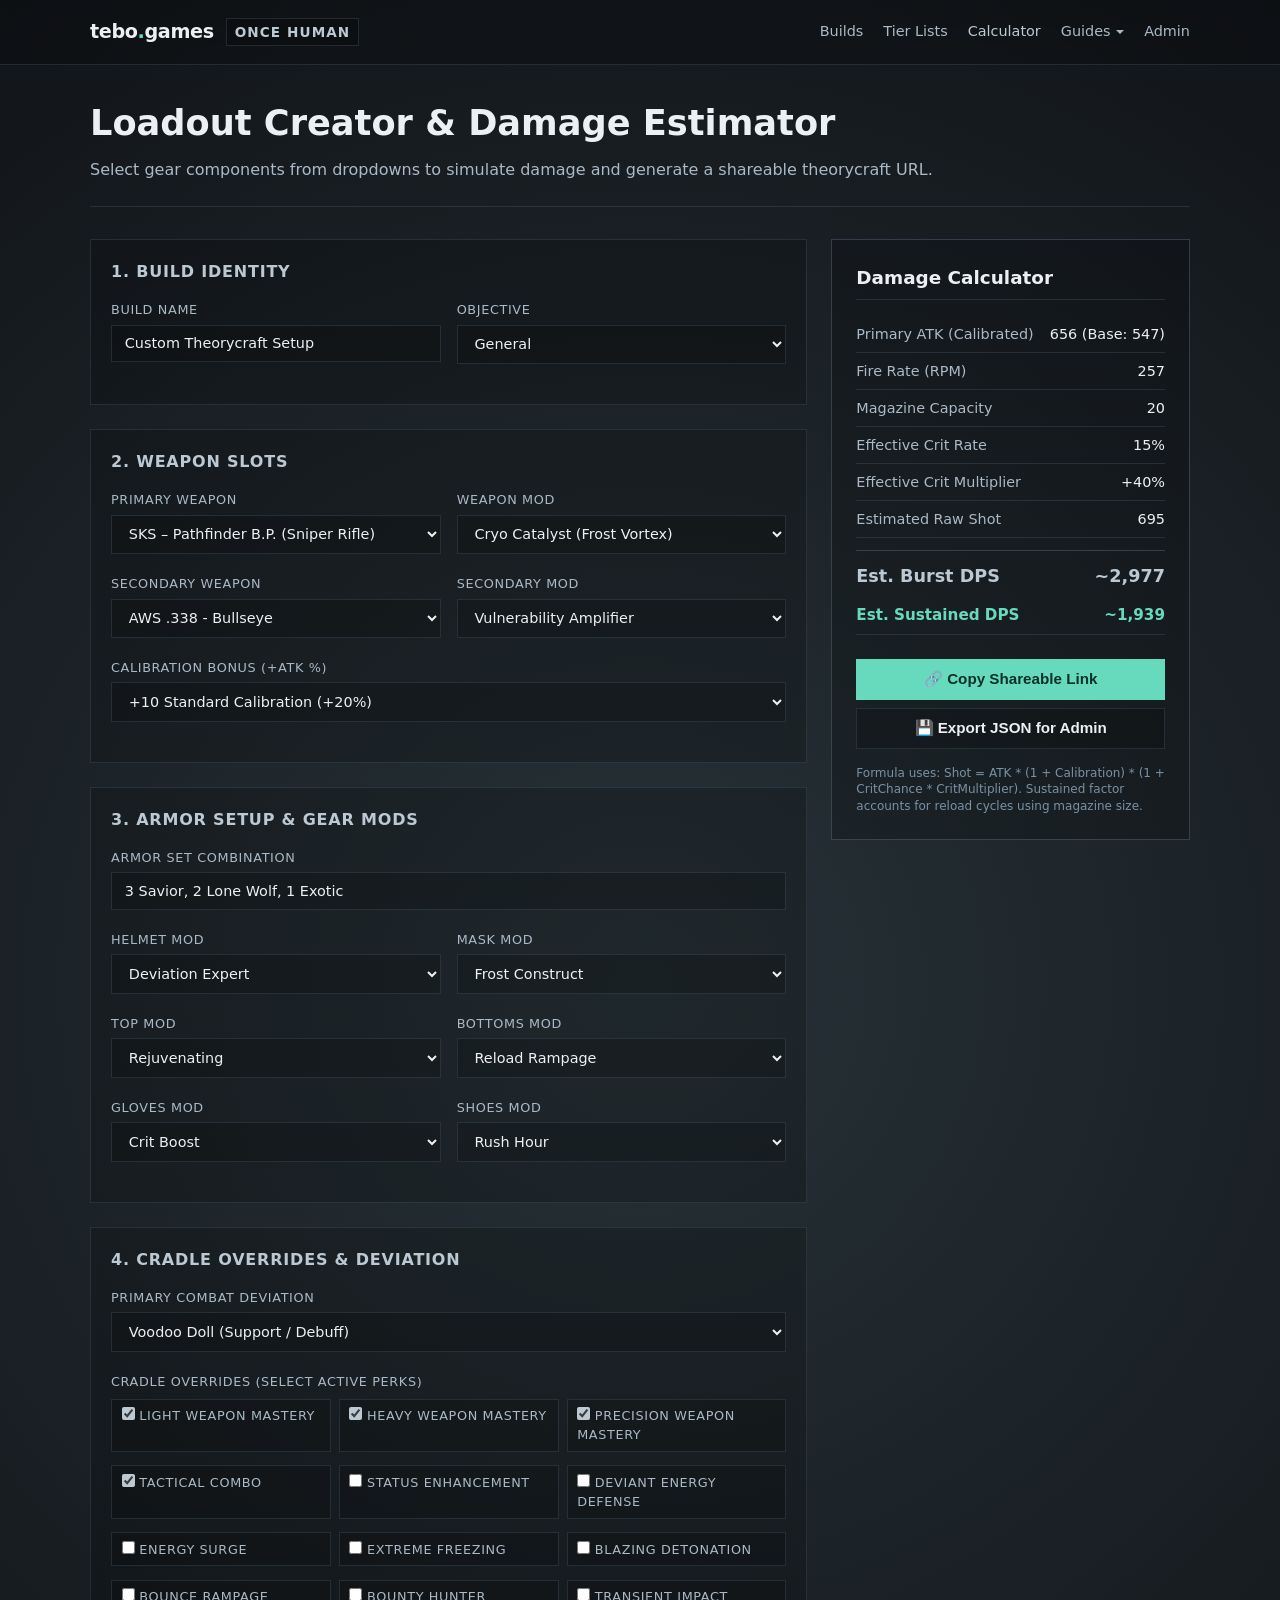
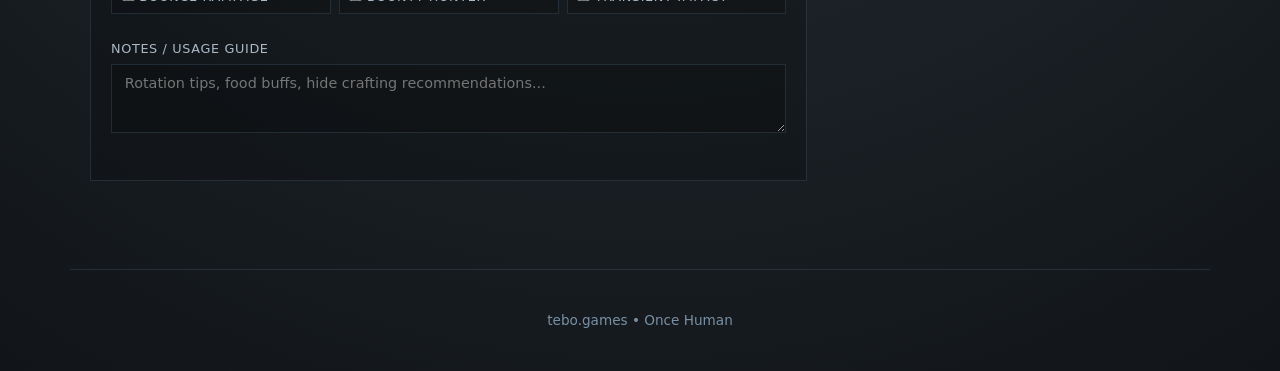
<file: once-human/creator.html>
<!DOCTYPE html>
<html lang="en">
<head>
  <meta charset="utf-8">
  <meta name="viewport" content="width=device-width, initial-scale=1">
  <title>Creator — Once Human</title>
  <link rel="stylesheet" href="/styles.css">
  <link rel="stylesheet" href="/once-human/oh-theme.css">
  <style>
    .form-group {
      margin-bottom: 1.25rem;
    }
    .form-group label {
      display: block;
      font-size: 0.8rem;
      text-transform: uppercase;
      letter-spacing: 0.05em;
      color: var(--oh-muted);
      margin-bottom: 0.35rem;
    }
    .form-control {
      width: 100%;
      background: var(--oh-panel-sub);
      border: 1px solid var(--oh-border);
      border-radius: 0;
      padding: 0.6rem 0.8rem;
      color: var(--oh-text);
      font-family: inherit;
      font-size: 0.9rem;
    }
    .form-control:focus {
      outline: none;
      border-color: var(--oh-accent);
    }
    .form-grid-2 {
      display: grid;
      grid-template-columns: 1fr 1fr;
      gap: 1rem;
    }
    @media (max-width: 640px) {
      .form-grid-2 {
        grid-template-columns: 1fr;
      }
    }
    .cradle-checkboxes {
      display: grid;
      grid-template-columns: repeat(auto-fill, minmax(200px, 1fr));
      gap: 0.5rem;
      margin-top: 0.5rem;
    }
    .cradle-label {
      display: flex;
      align-items: center;
      gap: 0.5rem;
      font-size: 0.85rem;
      background: var(--oh-panel-sub);
      padding: 0.4rem 0.6rem;
      border-radius: 0;
      border: 1px solid var(--oh-border);
      cursor: pointer;
    }
    .cradle-label input {
      accent-color: var(--oh-accent);
    }
  </style>
</head>
<body class="oh-app">
  <header class="site-header">
    <div class="container header-inner">
      <a href="/" class="brand-logo">
        <span class="logo-text">tebo<span class="dot">.</span>games</span>
        <span class="sub-brand">Once Human</span>
      </a>
      <nav class="oh-nav">
        <a href="/once-human/">Builds</a>
        <a href="/once-human/tierlists.html">Tier Lists</a>
        <a href="/once-human/creator.html" class="active">Calculator</a>
        <div class="nav-dropdown">
          <button class="nav-dropdown-toggle" type="button">Guides</button>
          <div class="nav-dropdown-menu">
            <div class="nav-mega">
              <div>
                <p class="nav-mega-title">Progression</p>
                <a href="/once-human/catalog.html">Gear</a>
                <a href="/once-human/resource.html?topic=Cradle%20Overrides">Cradle Overrides</a>
                <a href="/once-human/resource.html?topic=Blueprints">Blueprints</a>
                <a href="/once-human/resource.html?topic=Tech">Tech</a>
              </div>
              <div>
                <p class="nav-mega-title">Classes</p>
                <a href="/once-human/resource.html?topic=Beastmaster">Beastmaster</a>
                <a href="/once-human/resource.html?topic=Chef">Chef</a>
                <a href="/once-human/resource.html?topic=Gardener">Gardener</a>
              </div>
              <div>
                <p class="nav-mega-title">Deviations</p>
                <a href="/once-human/resource.html?topic=Fusion">Fusion</a>
                <a href="/once-human/resource.html?topic=Securing">Securing</a>
              </div>
              <div>
                <p class="nav-mega-title">Building</p>
                <a href="/once-human/resource.html?topic=Production">Production</a>
              </div>
              <div>
                <p class="nav-mega-title">Scenarios</p>
                <a href="/once-human/resource.html?topic=Novice">Novice</a>
                <a href="/once-human/resource.html?topic=Manibus">Manibus</a>
                <a href="/once-human/resource.html?topic=Way%20of%20Winter">Way of Winter</a>
                <a href="/once-human/resource.html?topic=Endless%20Dream">Endless Dream</a>
                <a href="/once-human/resource.html?topic=Isles%20of%20Abyss">Isles of Abyss</a>
              </div>
              <div>
                <p class="nav-mega-title">Visional Theme</p>
                <a href="/once-human/resource.html?topic=Lunar%20Oracle">Lunar Oracle</a>
                <a href="/once-human/resource.html?topic=Starfall%20Inversion">Starfall Inversion</a>
                <a href="/once-human/resource.html?topic=Lunar%20Revelry">Lunar Revelry</a>
                <a href="/once-human/resource.html?topic=Aberrant%20Progeny">Aberrant Progeny</a>
                <a href="/once-human/resource.html?topic=Gravity%20Abyss">Gravity Abyss</a>
                <a href="/once-human/resource.html?topic=Upcoming">Upcoming</a>
              </div>
              <div>
                <p class="nav-mega-title">References</p>
                <a href="/once-human/catalog.html">Items Database</a>
                <a href="/once-human/resource.html?topic=Mod%20Suffixes">Mod Suffixes</a>
                <a href="/once-human/resource.html?topic=Deviation%20Traits">Deviation Traits</a>
                <a href="/once-human/resource.html?topic=Production">Production</a>
                <a href="/once-human/resource.html?topic=Power%20Generation">Power Generation</a>
              </div>
            </div>
          </div>
        </div>
        <a href="/once-human/admin/">Admin</a>
      </nav>
    </div>
  </header>

  <main class="container build-detail">
    <div class="build-detail-header">
      <h1 style="font-size: 2.2rem; margin-bottom: 0.5rem;">Loadout Creator & Damage Estimator</h1>
      <p style="color: var(--oh-muted);">
        Select gear components from dropdowns to simulate damage and generate a shareable theorycraft URL.
      </p>
    </div>

    <div class="loadout-columns">
      <!-- Creator Form -->
      <form id="creator-form" class="loadout-main" onsubmit="event.preventDefault();">
        <!-- Build Meta -->
        <section class="loadout-section">
          <div class="section-head">
            <span>1. Build Identity</span>
          </div>
          <div class="form-grid-2">
            <div class="form-group">
              <label for="build-title">Build Name</label>
              <input type="text" id="build-title" class="form-control" value="Custom Theorycraft Setup">
            </div>
            <div class="form-group">
              <label for="build-objective">Objective</label>
              <select id="build-objective" class="form-control">
                <option value="General">General</option>
                <option value="Silos">Silos</option>
                <option value="Monoliths">Monoliths</option>
                <option value="Visional">Visional</option>
              </select>
            </div>
          </div>
        </section>

        <!-- Weapons -->
        <section class="loadout-section">
          <div class="section-head">
            <span>2. Weapon Slots</span>
          </div>
          <div class="form-grid-2">
            <div class="form-group">
              <label for="primary-weapon">Primary Weapon</label>
              <select id="primary-weapon" class="form-control"></select>
            </div>
            <div class="form-group">
              <label for="primary-mod">Weapon Mod</label>
              <select id="primary-mod" class="form-control"></select>
            </div>
          </div>
          <div class="form-grid-2">
            <div class="form-group">
              <label for="secondary-weapon">Secondary Weapon</label>
              <select id="secondary-weapon" class="form-control"></select>
            </div>
            <div class="form-group">
              <label for="secondary-mod">Secondary Mod</label>
              <select id="secondary-mod" class="form-control"></select>
            </div>
          </div>
          <div class="form-group">
            <label for="calibration-level">Calibration Bonus (+ATK %)</label>
            <select id="calibration-level" class="form-control">
              <option value="0">+0 (Base)</option>
              <option value="0.10">+5 Calibration (+10%)</option>
              <option value="0.20" selected>+10 Standard Calibration (+20%)</option>
              <option value="0.30">+10 God Roll Calibration (+30%)</option>
            </select>
          </div>
        </section>

        <!-- Armor & Mods -->
        <section class="loadout-section">
          <div class="section-head">
            <span>3. Armor Setup & Gear Mods</span>
          </div>
          <div class="form-group">
            <label for="armor-summary">Armor Set Combination</label>
            <input type="text" id="armor-summary" class="form-control" value="3 Savior, 2 Lone Wolf, 1 Exotic">
          </div>
          <div class="form-grid-2">
            <div class="form-group">
              <label for="helmet-mod">Helmet Mod</label>
              <select id="helmet-mod" class="form-control"></select>
            </div>
            <div class="form-group">
              <label for="mask-mod">Mask Mod</label>
              <select id="mask-mod" class="form-control"></select>
            </div>
          </div>
          <div class="form-grid-2">
            <div class="form-group">
              <label for="top-mod">Top Mod</label>
              <select id="top-mod" class="form-control"></select>
            </div>
            <div class="form-group">
              <label for="pants-mod">Bottoms Mod</label>
              <select id="pants-mod" class="form-control"></select>
            </div>
          </div>
          <div class="form-grid-2">
            <div class="form-group">
              <label for="gloves-mod">Gloves Mod</label>
              <select id="gloves-mod" class="form-control"></select>
            </div>
            <div class="form-group">
              <label for="shoes-mod">Shoes Mod</label>
              <select id="shoes-mod" class="form-control"></select>
            </div>
          </div>
        </section>

        <!-- Cradle & Deviation -->
        <section class="loadout-section">
          <div class="section-head">
            <span>4. Cradle Overrides & Deviation</span>
          </div>
          <div class="form-group">
            <label for="deviation">Primary Combat Deviation</label>
            <select id="deviation" class="form-control"></select>
          </div>

          <div class="form-group">
            <label>Cradle Overrides (Select active perks)</label>
            <div class="cradle-checkboxes" id="cradle-list"></div>
          </div>

          <div class="form-group">
            <label for="notes">Notes / Usage Guide</label>
            <textarea id="notes" class="form-control" rows="3" placeholder="Rotation tips, food buffs, hide crafting recommendations..."></textarea>
          </div>
        </section>
      </form>

      <!-- Calculator Sidebar -->
      <aside>
        <div class="calc-summary-card">
          <h3 style="font-size:1.15rem; margin-bottom:1rem; border-bottom:1px solid var(--oh-border); padding-bottom:0.5rem;">Damage Calculator</h3>

          <div class="stat-row">
            <span style="color:var(--oh-muted)">Primary ATK (Calibrated)</span>
            <span id="stat-atk">0</span>
          </div>
          <div class="stat-row">
            <span style="color:var(--oh-muted)">Fire Rate (RPM)</span>
            <span id="stat-rpm">0</span>
          </div>
          <div class="stat-row">
            <span style="color:var(--oh-muted)">Magazine Capacity</span>
            <span id="stat-mag">0</span>
          </div>
          <div class="stat-row">
            <span style="color:var(--oh-muted)">Effective Crit Rate</span>
            <span id="stat-crit-rate">0%</span>
          </div>
          <div class="stat-row">
            <span style="color:var(--oh-muted)">Effective Crit Multiplier</span>
            <span id="stat-crit-dmg">+0%</span>
          </div>
          <div class="stat-row">
            <span style="color:var(--oh-muted)">Estimated Raw Shot</span>
            <span id="stat-shot-dmg">0</span>
          </div>

          <div class="stat-row total">
            <span>Est. Burst DPS</span>
            <span id="stat-burst-dps">0</span>
          </div>
          <div class="stat-row" style="font-size:0.95rem; font-weight:600; color:var(--oh-gold);">
            <span>Est. Sustained DPS</span>
            <span id="stat-sustained-dps">0</span>
          </div>

          <div style="margin-top: 1.5rem; display: flex; flex-direction: column; gap: 0.5rem;">
            <button class="btn primary" onclick="copyShareUrl()">🔗 Copy Shareable Link</button>
            <button class="btn ghost" onclick="exportJsonDraft()">💾 Export JSON for Admin</button>
          </div>

          <div class="disclaimer-box">
            Formula uses: Shot = ATK * (1 + Calibration) * (1 + CritChance * CritMultiplier). Sustained factor accounts for reload cycles using magazine size.
          </div>
        </div>
      </aside>
    </div>
  </main>

  <footer class="site-footer container">
    <p>tebo.games • Once Human</p>
  </footer>

  <script>
    let globalWeapons = [];
    let globalMods = [];
    let globalDeviations = [];
    let globalBuilds = [];

    const defaultCradles = [
      "Light Weapon Mastery",
      "Heavy Weapon Mastery",
      "Precision Weapon Mastery",
      "Tactical Combo",
      "Status Enhancement",
      "Deviant Energy Defense",
      "Energy Surge",
      "Extreme Freezing",
      "Blazing Detonation",
      "Bounce Rampage",
      "Bounty Hunter",
      "Transient Impact"
    ];

    async function init() {
      const [weapons, mods, devs, builds] = await Promise.all([
        fetch('/once-human/data/weapons.json').then(r => r.json()),
        fetch('/once-human/data/mods.json').then(r => r.json()),
        fetch('/once-human/data/deviations.json').then(r => r.json()),
        fetch('/once-human/data/builds.json').then(r => r.json())
      ]);

      globalWeapons = weapons;
      globalMods = mods;
      globalDeviations = devs;
      globalBuilds = builds;

      populateDropdowns();
      renderCradleOptions();

      // Check URL clone param or hash
      const params = new URLSearchParams(window.location.search);
      const cloneId = params.get('clone');
      if (cloneId) {
        loadFromBuildId(cloneId);
      } else if (window.location.hash.length > 1) {
        loadFromHash();
      }

      document.querySelectorAll('#creator-form select, #creator-form input, #creator-form textarea').forEach(el => {
        el.addEventListener('change', calculateDPS);
        el.addEventListener('input', calculateDPS);
      });

      calculateDPS();
    }

    function populateDropdowns() {
      const pWep = document.getElementById('primary-weapon');
      const sWep = document.getElementById('secondary-weapon');
      pWep.innerHTML = globalWeapons.map(w => `<option value="${w.id}">${w.name} (${w.item_type || ''})</option>`).join('');
      sWep.innerHTML = globalWeapons.map(w => `<option value="${w.id}">${w.name}</option>`).join('');
      if (globalWeapons[2]) sWep.value = globalWeapons[2].id;

      const pMod = document.getElementById('primary-mod');
      const sMod = document.getElementById('secondary-mod');
      const wepMods = globalMods.filter(m => m.item_type === 'Weapon');
      pMod.innerHTML = wepMods.map(m => `<option value="${m.id}">${m.name}${m.keyword ? ' (' + m.keyword + ')' : ''}</option>`).join('');
      sMod.innerHTML = wepMods.map(m => `<option value="${m.id}">${m.name}</option>`).join('');
      if (wepMods[1]) sMod.value = wepMods[1].id;

      populateSlotMod('helmet-mod', 'Helmet');
      populateSlotMod('mask-mod', 'Mask');
      populateSlotMod('top-mod', 'Top');
      populateSlotMod('pants-mod', 'Bottoms');
      populateSlotMod('gloves-mod', 'Gloves');
      populateSlotMod('shoes-mod', 'Shoes');

      const devEl = document.getElementById('deviation');
      devEl.innerHTML = globalDeviations.map(d => `<option value="${d.id}">${d.name} (${d.combat_type})</option>`).join('');
    }

    function populateSlotMod(selectId, category) {
      const el = document.getElementById(selectId);
      const matches = globalMods.filter(m => m.item_type === category);
      if (matches.length) {
        el.innerHTML = matches.map(m => `<option value="${m.id}">${m.name}</option>`).join('');
      } else {
        el.innerHTML = `<option value="none">Standard ${category} Mod</option>`;
      }
    }

    function renderCradleOptions() {
      const root = document.getElementById('cradle-list');
      root.innerHTML = defaultCradles.map((c, i) => `
        <label class="cradle-label">
          <input type="checkbox" name="cradle" value="${c}" ${i < 4 ? 'checked' : ''}>
          <span>${c}</span>
        </label>
      `).join('');
    }

    function calculateDPS() {
      const pWepId = document.getElementById('primary-weapon').value;
      const wep = globalWeapons.find(w => w.id === pWepId) || globalWeapons[0];
      if (!wep) return;

      const calibMultiplier = parseFloat(document.getElementById('calibration-level').value) || 0;
      const baseAtk = wep.attack || 100;
      const calibAtk = Math.round(baseAtk * (1 + calibMultiplier));
      const rpm = wep.fire_rate || 500;
      const mag = wep.magazine || 30;
      const rps = rpm / 60;

      // Base crit stats
      let critRate = wep.crit_rate || 0.08;
      let critDmg = wep.crit_dmg || 0.35;

      // Bonus if gloves mod is crit boost
      const glovesModId = document.getElementById('gloves-mod').value;
      if (glovesModId === 'crit-boost') {
        critRate += 0.10;
      }

      const effectiveCritMult = 1 + (critRate * critDmg);
      const avgShotDmg = Math.round(calibAtk * effectiveCritMult);
      const burstDps = Math.round(avgShotDmg * rps);

      // Sustained factor accounts for reload cycle
      const reloadTime = wep.reload_time > 0 ? wep.reload_time : 2.5;
      const magDumpTime = mag / rps;
      const sustainedFactor = magDumpTime / (magDumpTime + (reloadTime > 0.5 ? reloadTime : 2.0));
      const sustainedDps = Math.round(burstDps * (sustainedFactor || 0.75));

      document.getElementById('stat-atk').textContent = `${calibAtk} (Base: ${baseAtk})`;
      document.getElementById('stat-rpm').textContent = rpm;
      document.getElementById('stat-mag').textContent = mag;
      document.getElementById('stat-crit-rate').textContent = `${Math.round(critRate * 100)}%`;
      document.getElementById('stat-crit-dmg').textContent = `+${Math.round(critDmg * 100)}%`;
      document.getElementById('stat-shot-dmg').textContent = avgShotDmg;
      document.getElementById('stat-burst-dps').textContent = `~${burstDps.toLocaleString()}`;
      document.getElementById('stat-sustained-dps').textContent = `~${sustainedDps.toLocaleString()}`;
    }

    function loadFromBuildId(id) {
      const b = globalBuilds.find(item => item.id === id);
      if (!b) return;
      document.getElementById('build-title').value = b.title;
      document.getElementById('build-objective').value = b.objective;
      document.getElementById('primary-weapon').value = b.primary_weapon;
      document.getElementById('primary-mod').value = b.primary_mod;
      document.getElementById('secondary-weapon').value = b.secondary_weapon;
      document.getElementById('secondary-mod').value = b.secondary_mod;
      document.getElementById('armor-summary').value = b.armor_summary;
      if (b.helmet_mod) document.getElementById('helmet-mod').value = b.helmet_mod;
      if (b.mask_mod) document.getElementById('mask-mod').value = b.mask_mod;
      if (b.top_mod) document.getElementById('top-mod').value = b.top_mod;
      if (b.bottoms_mod) document.getElementById('pants-mod').value = b.bottoms_mod;
      if (b.gloves_mod) document.getElementById('gloves-mod').value = b.gloves_mod;
      if (b.shoes_mod) document.getElementById('shoes-mod').value = b.shoes_mod;
      if (b.deviation) document.getElementById('deviation').value = b.deviation;
      if (b.notes) document.getElementById('notes').value = b.notes;

      // Select cradle
      if (b.cradle_overrides) {
        document.querySelectorAll('input[name="cradle"]').forEach(cb => {
          cb.checked = b.cradle_overrides.includes(cb.value);
        });
      }
    }

    function copyShareUrl() {
      const state = {
        title: document.getElementById('build-title').value,
        pw: document.getElementById('primary-weapon').value,
        pm: document.getElementById('primary-mod').value,
        sw: document.getElementById('secondary-weapon').value,
        sm: document.getElementById('secondary-mod').value,
        ar: document.getElementById('armor-summary').value,
        dev: document.getElementById('deviation').value
      };
      const hash = encodeURIComponent(JSON.stringify(state));
      const url = `${window.location.origin}${window.location.pathname}#${hash}`;
      navigator.clipboard.writeText(url);
      alert('Share URL copied to clipboard!');
    }

    function loadFromHash() {
      try {
        const raw = decodeURIComponent(window.location.hash.substring(1));
        const s = JSON.parse(raw);
        if (s.title) document.getElementById('build-title').value = s.title;
        if (s.pw) document.getElementById('primary-weapon').value = s.pw;
        if (s.pm) document.getElementById('primary-mod').value = s.pm;
        if (s.sw) document.getElementById('secondary-weapon').value = s.sw;
        if (s.sm) document.getElementById('secondary-mod').value = s.sm;
        if (s.ar) document.getElementById('armor-summary').value = s.ar;
        if (s.dev) document.getElementById('deviation').value = s.dev;
      } catch (e) {
        console.warn('Could not parse hash config', e);
      }
    }

    function exportJsonDraft() {
      const cradles = Array.from(document.querySelectorAll('input[name="cradle"]:checked')).map(c => c.value);
      const draft = {
        id: document.getElementById('build-title').value.toLowerCase().replace(/[^a-z0-9]+/g, '-'),
        title: document.getElementById('build-title').value,
        objective: document.getElementById('build-objective').value,
        vision: null,
        scenario: null,
        primary_weapon: document.getElementById('primary-weapon').value,
        primary_mod: document.getElementById('primary-mod').value,
        primary_calibration: document.getElementById('calibration-level').selectedOptions[0].text,
        secondary_weapon: document.getElementById('secondary-weapon').value,
        secondary_mod: document.getElementById('secondary-mod').value,
        melee_weapon: "kukri",
        armor_summary: document.getElementById('armor-summary').value,
        helmet_mod: document.getElementById('helmet-mod').value,
        mask_mod: document.getElementById('mask-mod').value,
        top_mod: document.getElementById('top-mod').value,
        bottoms_mod: document.getElementById('pants-mod').value,
        gloves_mod: document.getElementById('gloves-mod').value,
        shoes_mod: document.getElementById('shoes-mod').value,
        cradle_overrides: cradles,
        deviation: document.getElementById('deviation').value,
        notes: document.getElementById('notes').value
      };
      prompt('Copy this JSON and paste it into /admin/ or builds.json:', JSON.stringify(draft, null, 2));
    }

    window.addEventListener('DOMContentLoaded', init);
  </script>
</body>
</html>
</file>
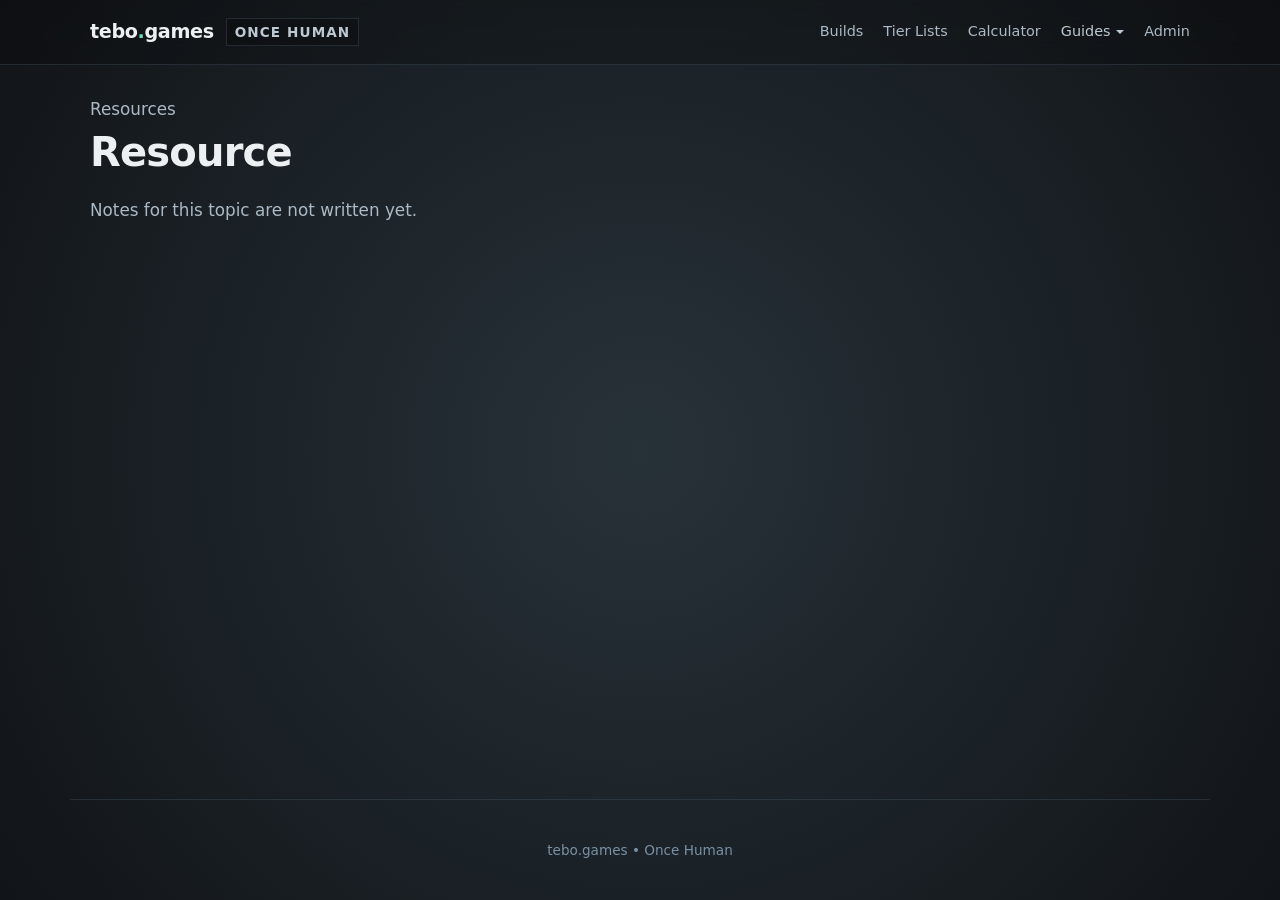
<file: once-human/resource.html>
<!DOCTYPE html>
<html lang="en">
<head>
  <meta charset="utf-8">
  <meta name="viewport" content="width=device-width, initial-scale=1">
  <title>Resource — Once Human</title>
  <link rel="stylesheet" href="/styles.css">
  <link rel="stylesheet" href="/once-human/oh-theme.css">
</head>
<body class="oh-app">
  <header class="site-header">
    <div class="container header-inner">
      <a href="/" class="brand-logo">
        <span class="logo-text">tebo<span class="dot">.</span>games</span>
        <span class="sub-brand">Once Human</span>
      </a>
      <nav class="oh-nav">
        <a href="/once-human/">Builds</a>
        <a href="/once-human/tierlists.html">Tier Lists</a>
        <a href="/once-human/creator.html">Calculator</a>
        <div class="nav-dropdown">
          <button class="nav-dropdown-toggle active" type="button">Guides</button>
          <div class="nav-dropdown-menu">
            <div class="nav-mega">
              <div>
                <p class="nav-mega-title">Progression</p>
                <a href="/once-human/catalog.html">Gear</a>
                <a href="/once-human/resource.html?topic=Cradle%20Overrides">Cradle Overrides</a>
                <a href="/once-human/resource.html?topic=Blueprints">Blueprints</a>
                <a href="/once-human/resource.html?topic=Tech">Tech</a>
              </div>
              <div>
                <p class="nav-mega-title">Classes</p>
                <a href="/once-human/resource.html?topic=Beastmaster">Beastmaster</a>
                <a href="/once-human/resource.html?topic=Chef">Chef</a>
                <a href="/once-human/resource.html?topic=Gardener">Gardener</a>
              </div>
              <div>
                <p class="nav-mega-title">Deviations</p>
                <a href="/once-human/resource.html?topic=Fusion">Fusion</a>
                <a href="/once-human/resource.html?topic=Securing">Securing</a>
              </div>
              <div>
                <p class="nav-mega-title">Building</p>
                <a href="/once-human/resource.html?topic=Production">Production</a>
              </div>
              <div>
                <p class="nav-mega-title">Scenarios</p>
                <a href="/once-human/resource.html?topic=Novice">Novice</a>
                <a href="/once-human/resource.html?topic=Manibus">Manibus</a>
                <a href="/once-human/resource.html?topic=Way%20of%20Winter">Way of Winter</a>
                <a href="/once-human/resource.html?topic=Endless%20Dream">Endless Dream</a>
                <a href="/once-human/resource.html?topic=Isles%20of%20Abyss">Isles of Abyss</a>
              </div>
              <div>
                <p class="nav-mega-title">Visional Theme</p>
                <a href="/once-human/resource.html?topic=Lunar%20Oracle">Lunar Oracle</a>
                <a href="/once-human/resource.html?topic=Starfall%20Inversion">Starfall Inversion</a>
                <a href="/once-human/resource.html?topic=Lunar%20Revelry">Lunar Revelry</a>
                <a href="/once-human/resource.html?topic=Aberrant%20Progeny">Aberrant Progeny</a>
                <a href="/once-human/resource.html?topic=Gravity%20Abyss">Gravity Abyss</a>
                <a href="/once-human/resource.html?topic=Upcoming">Upcoming</a>
              </div>
              <div>
                <p class="nav-mega-title">References</p>
                <a href="/once-human/catalog.html">Items Database</a>
                <a href="/once-human/resource.html?topic=Mod%20Suffixes">Mod Suffixes</a>
                <a href="/once-human/resource.html?topic=Deviation%20Traits">Deviation Traits</a>
                <a href="/once-human/resource.html?topic=Production">Production</a>
                <a href="/once-human/resource.html?topic=Power%20Generation">Power Generation</a>
              </div>
            </div>
          </div>
        </div>
        <a href="/once-human/admin/">Admin</a>
      </nav>
    </div>
  </header>

  <main class="container" style="padding-top: 2rem; padding-bottom: 4rem;">
    <p class="oh-lead">Resources</p>
    <h1 class="oh-title" id="topic-title">Resource</h1>
    <p class="oh-lead" style="margin-top: 1rem;">Notes for this topic are not written yet.</p>
  </main>

  <footer class="site-footer container">
    <p>tebo.games • Once Human</p>
  </footer>

  <script>
    const topic = new URLSearchParams(window.location.search).get('topic') || 'Resource';
    document.getElementById('topic-title').textContent = topic;
    document.title = topic + ' — Once Human';
    document.querySelectorAll('.nav-dropdown-menu a').forEach(function (link) {
      if (link.textContent === topic) link.classList.add('active');
    });
  </script>
</body>
</html>
</file>
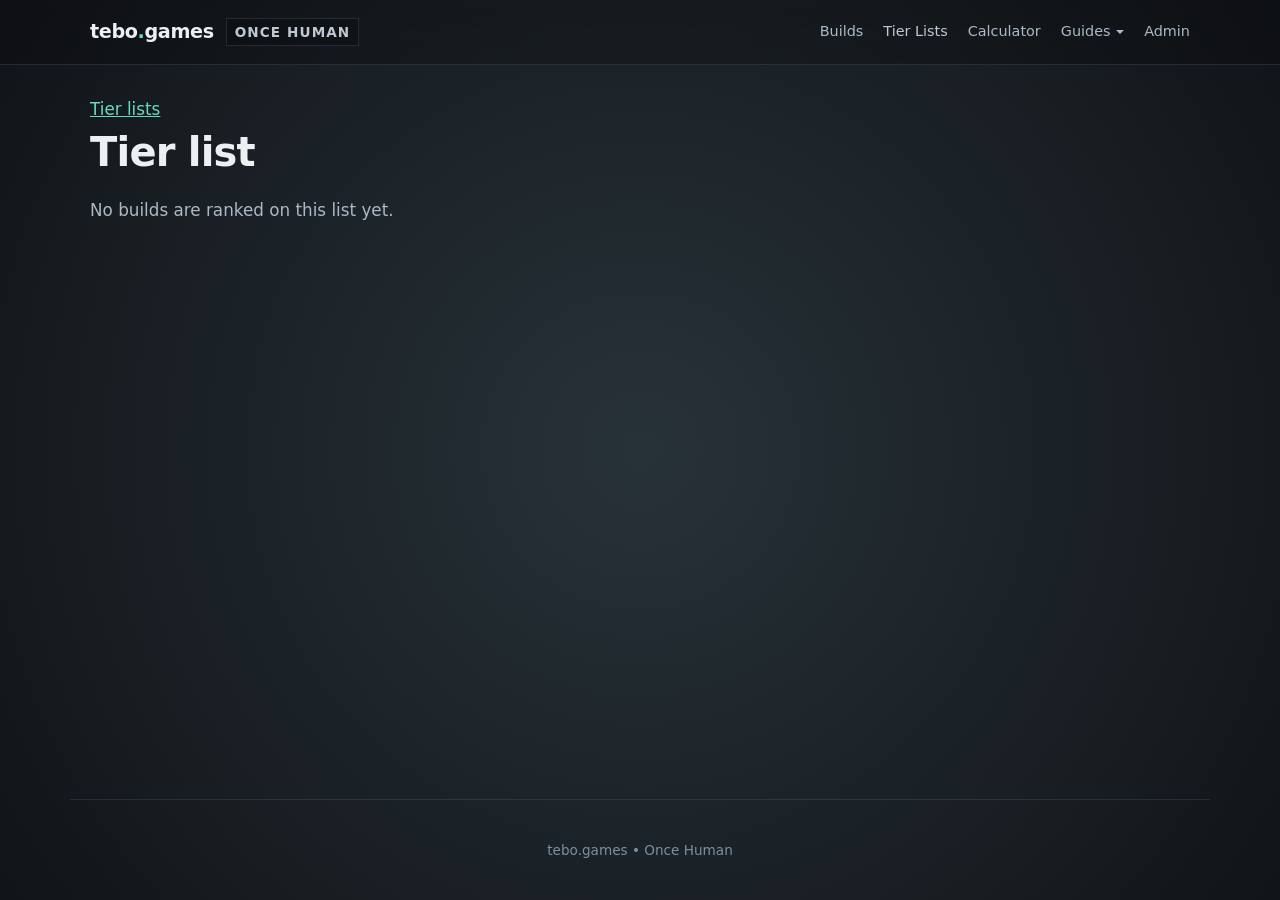
<file: once-human/tierlist.html>
<!DOCTYPE html>
<html lang="en">
<head>
  <meta charset="utf-8">
  <meta name="viewport" content="width=device-width, initial-scale=1">
  <title>Tier List — Once Human</title>
  <link rel="stylesheet" href="/styles.css">
  <link rel="stylesheet" href="/once-human/oh-theme.css">
</head>
<body class="oh-app">
  <header class="site-header">
    <div class="container header-inner">
      <a href="/" class="brand-logo">
        <span class="logo-text">tebo<span class="dot">.</span>games</span>
        <span class="sub-brand">Once Human</span>
      </a>
      <nav class="oh-nav">
        <a href="/once-human/">Builds</a>
        <a href="/once-human/tierlists.html" class="active">Tier Lists</a>
        <a href="/once-human/creator.html">Calculator</a>
        <div class="nav-dropdown">
          <button class="nav-dropdown-toggle" type="button">Guides</button>
          <div class="nav-dropdown-menu">
            <div class="nav-mega">
              <div>
                <p class="nav-mega-title">Progression</p>
                <a href="/once-human/catalog.html">Gear</a>
                <a href="/once-human/resource.html?topic=Cradle%20Overrides">Cradle Overrides</a>
                <a href="/once-human/resource.html?topic=Blueprints">Blueprints</a>
                <a href="/once-human/resource.html?topic=Tech">Tech</a>
              </div>
              <div>
                <p class="nav-mega-title">Classes</p>
                <a href="/once-human/resource.html?topic=Beastmaster">Beastmaster</a>
                <a href="/once-human/resource.html?topic=Chef">Chef</a>
                <a href="/once-human/resource.html?topic=Gardener">Gardener</a>
              </div>
              <div>
                <p class="nav-mega-title">Deviations</p>
                <a href="/once-human/resource.html?topic=Fusion">Fusion</a>
                <a href="/once-human/resource.html?topic=Securing">Securing</a>
              </div>
              <div>
                <p class="nav-mega-title">Building</p>
                <a href="/once-human/resource.html?topic=Production">Production</a>
              </div>
              <div>
                <p class="nav-mega-title">Scenarios</p>
                <a href="/once-human/resource.html?topic=Novice">Novice</a>
                <a href="/once-human/resource.html?topic=Manibus">Manibus</a>
                <a href="/once-human/resource.html?topic=Way%20of%20Winter">Way of Winter</a>
                <a href="/once-human/resource.html?topic=Endless%20Dream">Endless Dream</a>
                <a href="/once-human/resource.html?topic=Isles%20of%20Abyss">Isles of Abyss</a>
              </div>
              <div>
                <p class="nav-mega-title">Visional Theme</p>
                <a href="/once-human/resource.html?topic=Lunar%20Oracle">Lunar Oracle</a>
                <a href="/once-human/resource.html?topic=Starfall%20Inversion">Starfall Inversion</a>
                <a href="/once-human/resource.html?topic=Lunar%20Revelry">Lunar Revelry</a>
                <a href="/once-human/resource.html?topic=Aberrant%20Progeny">Aberrant Progeny</a>
                <a href="/once-human/resource.html?topic=Gravity%20Abyss">Gravity Abyss</a>
                <a href="/once-human/resource.html?topic=Upcoming">Upcoming</a>
              </div>
              <div>
                <p class="nav-mega-title">References</p>
                <a href="/once-human/catalog.html">Items Database</a>
                <a href="/once-human/resource.html?topic=Mod%20Suffixes">Mod Suffixes</a>
                <a href="/once-human/resource.html?topic=Deviation%20Traits">Deviation Traits</a>
                <a href="/once-human/resource.html?topic=Production">Production</a>
                <a href="/once-human/resource.html?topic=Power%20Generation">Power Generation</a>
              </div>
            </div>
          </div>
        </div>
        <a href="/once-human/admin/">Admin</a>
      </nav>
    </div>
  </header>

  <main class="container" style="padding-top: 2rem; padding-bottom: 4rem;">
    <p class="oh-lead"><a href="/once-human/tierlists.html" style="color: var(--oh-gold);">Tier lists</a></p>
    <h1 class="oh-title" id="list-title">Tier list</h1>
    <p class="oh-lead" style="margin-top: 1rem;">No builds are ranked on this list yet.</p>
  </main>

  <footer class="site-footer container">
    <p>tebo.games • Once Human</p>
  </footer>

  <script>
    const params = new URLSearchParams(window.location.search);
    const row = params.get('row');
    const list = params.get('list') || 'Tier list';
    const title = row ? row + ' · ' + list : list;
    document.getElementById('list-title').textContent = title;
    document.title = title + ' — Once Human';
  </script>
</body>
</html>
</file>
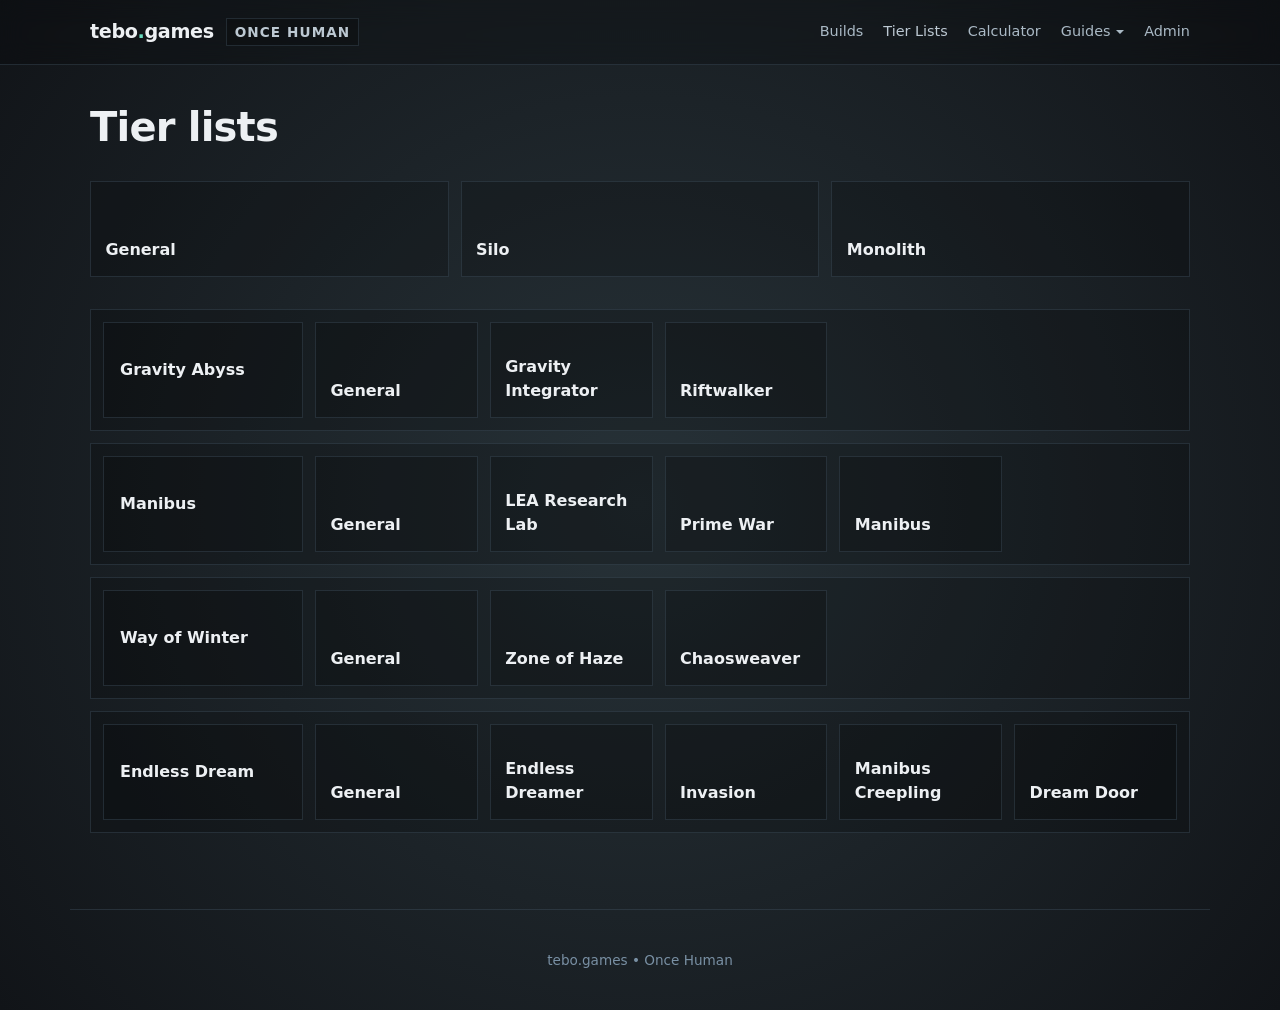
<file: once-human/tierlists.html>
<!DOCTYPE html>
<html lang="en">
<head>
  <meta charset="utf-8">
  <meta name="viewport" content="width=device-width, initial-scale=1">
  <title>Tier Lists — Once Human</title>
  <link rel="stylesheet" href="/styles.css">
  <link rel="stylesheet" href="/once-human/oh-theme.css">
</head>
<body class="oh-app">
  <header class="site-header">
    <div class="container header-inner">
      <a href="/" class="brand-logo">
        <span class="logo-text">tebo<span class="dot">.</span>games</span>
        <span class="sub-brand">Once Human</span>
      </a>
      <nav class="oh-nav">
        <a href="/once-human/">Builds</a>
        <a href="/once-human/tierlists.html" class="active">Tier Lists</a>
        <a href="/once-human/creator.html">Calculator</a>
        <div class="nav-dropdown">
          <button class="nav-dropdown-toggle" type="button">Guides</button>
          <div class="nav-dropdown-menu">
            <div class="nav-mega">
              <div>
                <p class="nav-mega-title">Progression</p>
                <a href="/once-human/catalog.html">Gear</a>
                <a href="/once-human/resource.html?topic=Cradle%20Overrides">Cradle Overrides</a>
                <a href="/once-human/resource.html?topic=Blueprints">Blueprints</a>
                <a href="/once-human/resource.html?topic=Tech">Tech</a>
              </div>
              <div>
                <p class="nav-mega-title">Classes</p>
                <a href="/once-human/resource.html?topic=Beastmaster">Beastmaster</a>
                <a href="/once-human/resource.html?topic=Chef">Chef</a>
                <a href="/once-human/resource.html?topic=Gardener">Gardener</a>
              </div>
              <div>
                <p class="nav-mega-title">Deviations</p>
                <a href="/once-human/resource.html?topic=Fusion">Fusion</a>
                <a href="/once-human/resource.html?topic=Securing">Securing</a>
              </div>
              <div>
                <p class="nav-mega-title">Building</p>
                <a href="/once-human/resource.html?topic=Production">Production</a>
              </div>
              <div>
                <p class="nav-mega-title">Scenarios</p>
                <a href="/once-human/resource.html?topic=Novice">Novice</a>
                <a href="/once-human/resource.html?topic=Manibus">Manibus</a>
                <a href="/once-human/resource.html?topic=Way%20of%20Winter">Way of Winter</a>
                <a href="/once-human/resource.html?topic=Endless%20Dream">Endless Dream</a>
                <a href="/once-human/resource.html?topic=Isles%20of%20Abyss">Isles of Abyss</a>
              </div>
              <div>
                <p class="nav-mega-title">Visional Theme</p>
                <a href="/once-human/resource.html?topic=Lunar%20Oracle">Lunar Oracle</a>
                <a href="/once-human/resource.html?topic=Starfall%20Inversion">Starfall Inversion</a>
                <a href="/once-human/resource.html?topic=Lunar%20Revelry">Lunar Revelry</a>
                <a href="/once-human/resource.html?topic=Aberrant%20Progeny">Aberrant Progeny</a>
                <a href="/once-human/resource.html?topic=Gravity%20Abyss">Gravity Abyss</a>
                <a href="/once-human/resource.html?topic=Upcoming">Upcoming</a>
              </div>
              <div>
                <p class="nav-mega-title">References</p>
                <a href="/once-human/catalog.html">Items Database</a>
                <a href="/once-human/resource.html?topic=Mod%20Suffixes">Mod Suffixes</a>
                <a href="/once-human/resource.html?topic=Deviation%20Traits">Deviation Traits</a>
                <a href="/once-human/resource.html?topic=Production">Production</a>
                <a href="/once-human/resource.html?topic=Power%20Generation">Power Generation</a>
              </div>
            </div>
          </div>
        </div>
        <a href="/once-human/admin/">Admin</a>
      </nav>
    </div>
  </header>

  <main class="container" style="padding-top: 2rem; padding-bottom: 4rem;">
    <h1 class="oh-title">Tier lists</h1>

    <div class="tier-top">
      <a class="tier-card" href="/once-human/tierlist.html?list=General">General</a>
      <a class="tier-card" href="/once-human/tierlist.html?list=Silo">Silo</a>
      <a class="tier-card" href="/once-human/tierlist.html?list=Monolith">Monolith</a>
    </div>

    <section class="tier-row">
      <div class="tier-row-name">Gravity Abyss</div>
      <div class="tier-row-cards">
        <a class="tier-card" href="/once-human/tierlist.html?row=Gravity%20Abyss&list=General">General</a>
        <a class="tier-card" href="/once-human/tierlist.html?row=Gravity%20Abyss&list=Gravity%20Integrator">Gravity Integrator</a>
        <a class="tier-card" href="/once-human/tierlist.html?row=Gravity%20Abyss&list=Riftwalker">Riftwalker</a>
      </div>
    </section>

    <section class="tier-row">
      <div class="tier-row-name">Manibus</div>
      <div class="tier-row-cards">
        <a class="tier-card" href="/once-human/tierlist.html?row=Manibus&list=General">General</a>
        <a class="tier-card" href="/once-human/tierlist.html?row=Manibus&list=LEA%20Research%20Lab">LEA Research Lab</a>
        <a class="tier-card" href="/once-human/tierlist.html?row=Manibus&list=Prime%20War">Prime War</a>
        <a class="tier-card" href="/once-human/tierlist.html?row=Manibus&list=Manibus">Manibus</a>
      </div>
    </section>

    <section class="tier-row">
      <div class="tier-row-name">Way of Winter</div>
      <div class="tier-row-cards">
        <a class="tier-card" href="/once-human/tierlist.html?row=Way%20of%20Winter&list=General">General</a>
        <a class="tier-card" href="/once-human/tierlist.html?row=Way%20of%20Winter&list=Zone%20of%20Haze">Zone of Haze</a>
        <a class="tier-card" href="/once-human/tierlist.html?row=Way%20of%20Winter&list=Chaosweaver">Chaosweaver</a>
      </div>
    </section>

    <section class="tier-row">
      <div class="tier-row-name">Endless Dream</div>
      <div class="tier-row-cards">
        <a class="tier-card" href="/once-human/tierlist.html?row=Endless%20Dream&list=General">General</a>
        <a class="tier-card" href="/once-human/tierlist.html?row=Endless%20Dream&list=Endless%20Dreamer">Endless Dreamer</a>
        <a class="tier-card" href="/once-human/tierlist.html?row=Endless%20Dream&list=Invasion">Invasion</a>
        <a class="tier-card" href="/once-human/tierlist.html?row=Endless%20Dream&list=Manibus%20Creepling">Manibus Creepling</a>
        <a class="tier-card" href="/once-human/tierlist.html?row=Endless%20Dream&list=Dream%20Door">Dream Door</a>
      </div>
    </section>
  </main>

  <footer class="site-footer container">
    <p>tebo.games • Once Human</p>
  </footer>
</body>
</html>
</file>
<file: styles.css>
:root {
  --bg-dark: #111418;
  --bg-panel: rgba(0, 0, 0, 0.2);
  --bg-panel-alt: rgba(0, 0, 0, 0.2);
  --bg-card: rgba(0, 0, 0, 0.2);
  --border-subtle: hsla(208, 19%, 32%, 0.4);
  --border-focus: hsla(208, 19%, 48%, 0.4);
  --accent: hsl(165, 61%, 63%);
  --accent-cyan: hsl(208, 19%, 78%);
  --accent-stardust: hsl(208, 19%, 62%);
  --text-main: hsl(208, 19%, 94%);
  --text-muted: hsl(208, 19%, 72%);
  --text-dim: hsl(208, 19%, 56%);
  --rarity-gold: hsl(165, 61%, 63%);
  --rarity-purple: #a855f7;
  --rarity-blue: #38bdf8;
  --rarity-green: #22c55e;
  --danger: #ef4444;
  --font-sans: system-ui, -apple-system, BlinkMacSystemFont, "Segoe UI", Roboto, sans-serif;
  --font-mono: ui-monospace, SFMono-Regular, Menlo, Monaco, Consolas, monospace;
}

* {
  box-sizing: border-box;
  margin: 0;
  padding: 0;
}

body {
  background: radial-gradient(circle, #273238 0%, #111418 100%);
  color: var(--text-main);
  font-family: var(--font-sans);
  line-height: 1.5;
  min-height: 100vh;
  display: flex;
  flex-direction: column;
}

.container {
  width: 100%;
  max-width: 1140px;
  margin: 0 auto;
  padding: 0 1.25rem;
}

/* Header */
.site-header {
  border-bottom: 1px solid var(--border-subtle);
  background: rgba(0, 0, 0, 0.2);
  backdrop-filter: blur(12px);
  position: sticky;
  top: 0;
  z-index: 100;
}

.header-inner {
  height: 64px;
  display: flex;
  align-items: center;
  justify-content: space-between;
}

.brand-logo {
  display: inline-flex;
  align-items: center;
  gap: 0.5rem;
  text-decoration: none;
  font-weight: 800;
  font-size: 1.2rem;
  color: var(--text-main);
  letter-spacing: -0.02em;
}

.brand-logo .logo-mark {
  font-size: 1.3rem;
}

.brand-logo .dot {
  color: var(--accent);
}

.sub-brand {
  color: var(--accent-cyan);
  font-size: 0.85rem;
  font-weight: 600;
  text-transform: uppercase;
  letter-spacing: 0.08em;
  padding: 0.15rem 0.5rem;
  border: 1px solid var(--border-subtle);
  border-radius: 0;
  background: rgba(0, 0, 0, 0.2);
  margin-left: 0.25rem;
}

.nav-links {
  display: flex;
  gap: 1rem;
  align-items: center;
}

.nav-links a {
  color: var(--text-muted);
  text-decoration: none;
  font-size: 0.95rem;
  font-weight: 500;
  transition: color 0.15s ease;
}

.nav-links a:hover,
.nav-links a.active {
  color: var(--text-main);
}

.nav-admin {
  background: var(--bg-panel-alt);
  padding: 0.35rem 0.75rem;
  border-radius: 0;
  border: 1px solid var(--border-subtle);
  color: var(--accent) !important;
}

/* Hero */
.hero {
  padding: 4rem 1.25rem 2.5rem;
  text-align: center;
}

.hero .tagline {
  color: var(--accent);
  text-transform: uppercase;
  font-size: 0.8rem;
  font-weight: 700;
  letter-spacing: 0.12em;
  margin-bottom: 0.75rem;
}

.hero h1 {
  font-size: clamp(2rem, 4vw, 3rem);
  line-height: 1.15;
  font-weight: 800;
  letter-spacing: -0.03em;
  max-width: 780px;
  margin: 0 auto 1rem;
}

.hero-desc {
  color: var(--text-muted);
  font-size: 1.1rem;
  max-width: 620px;
  margin: 0 auto 1.5rem;
}

/* Buttons */
.btn {
  display: inline-flex;
  align-items: center;
  justify-content: center;
  gap: 0.5rem;
  padding: 0.65rem 1.25rem;
  border-radius: 0;
  font-size: 0.95rem;
  font-weight: 600;
  text-decoration: none;
  cursor: pointer;
  border: 1px solid transparent;
  transition: all 0.15s ease;
}

.btn.primary {
  background: var(--accent);
  color: hsl(165, 61%, 12%);
}

.btn.primary:hover {
  background: hsl(165, 61%, 72%);
}

.btn.ghost {
  border-color: var(--border-subtle);
  color: var(--text-main);
  background: var(--bg-panel);
}

.btn.ghost:hover {
  border-color: var(--border-focus);
  background: var(--bg-panel-alt);
}

.btn.sm {
  padding: 0.4rem 0.8rem;
  font-size: 0.85rem;
}

/* Cards & Grid */
.games-section {
  padding: 2rem 1.25rem 4rem;
}

.section-title {
  font-size: 1.4rem;
  font-weight: 700;
  margin-bottom: 1.5rem;
  letter-spacing: -0.02em;
}

.games-grid {
  display: grid;
  grid-template-columns: repeat(auto-fit, minmax(320px, 1fr));
  gap: 1.5rem;
}

.game-card {
  background: var(--bg-card);
  border: 1px solid var(--border-subtle);
  border-radius: 0;
  padding: 2rem;
  position: relative;
  display: flex;
  flex-direction: column;
}

.game-card.active {
  border-color: hsl(165, 61%, 63%);
}

.card-badge {
  position: absolute;
  top: 1.25rem;
  right: 1.25rem;
  font-size: 0.75rem;
  font-weight: 700;
  text-transform: uppercase;
  padding: 0.2rem 0.6rem;
  border-radius: 0;
  background: rgba(0, 0, 0, 0.2);
  color: var(--accent);
  border: 1px solid hsl(165, 61%, 63%);
}

.card-badge.muted {
  background: rgba(0, 0, 0, 0.2);
  color: var(--text-muted);
  border-color: var(--border-subtle);
}

.card-icon {
  font-size: 2.2rem;
  margin-bottom: 0.75rem;
}

.game-card h3 {
  font-size: 1.5rem;
  font-weight: 700;
  margin-bottom: 0.4rem;
}

.card-sub {
  color: var(--text-muted);
  font-size: 0.95rem;
  margin-bottom: 1.25rem;
}

.feature-bullets {
  list-style: none;
  display: flex;
  flex-direction: column;
  gap: 0.5rem;
  margin-bottom: 1.5rem;
  flex: 1;
}

.feature-bullets li {
  font-size: 0.9rem;
  color: var(--text-muted);
  display: flex;
  align-items: center;
  gap: 0.5rem;
}

.feature-bullets li::before {
  content: "✔";
  color: var(--accent-cyan);
  font-size: 0.8rem;
}

.card-actions {
  display: flex;
  gap: 0.75rem;
  flex-wrap: wrap;
}

.card-note {
  color: var(--text-dim);
  font-size: 0.9rem;
  margin-top: auto;
}

/* Footer */
.site-footer {
  margin-top: auto;
  padding: 2.5rem 1.25rem;
  border-top: 1px solid var(--border-subtle);
  color: var(--text-dim);
  font-size: 0.85rem;
  text-align: center;
}
</file>
<file: once-human/oh-theme.css>
:root {
  --oh-bg: #111418;
  --oh-panel: rgba(0, 0, 0, 0.2);
  --oh-panel-sub: rgba(0, 0, 0, 0.2);
  --oh-border: hsla(208, 19%, 32%, 0.4);
  --oh-border-highlight: hsla(208, 19%, 48%, 0.4);
  --oh-accent: hsl(208, 19%, 78%);
  --oh-gold: hsl(165, 61%, 63%);
  --oh-purple: hsl(208, 19%, 72%);
  --oh-stardust: hsl(208, 19%, 62%);
  --oh-text: hsl(208, 19%, 94%);
  --oh-muted: hsl(208, 19%, 72%);
  --oh-dim: hsl(208, 19%, 56%);
  --oh-success: hsl(208, 19%, 62%);
}

body.oh-app {
  background: radial-gradient(circle, #273238 0%, #111418 100%);
  color: var(--oh-text);
}

.oh-nav {
  display: flex;
  gap: 1.25rem;
  align-items: center;
}

.oh-nav a,
.brand-logo {
  position: relative;
  z-index: 30;
}

.oh-nav a {
  color: var(--oh-muted);
  text-decoration: none;
  font-size: 0.9rem;
  font-weight: 500;
  transition: color 0.15s;
}

.oh-nav a:hover,
.oh-nav a.active {
  color: var(--oh-accent);
}

.nav-dropdown {
  align-self: stretch;
  display: flex;
  align-items: center;
}

.nav-dropdown-toggle {
  position: relative;
  z-index: 30;
  background: none;
  border: 0;
  color: var(--oh-muted);
  font: inherit;
  font-size: 0.9rem;
  font-weight: 500;
  cursor: pointer;
  padding: 0;
}

.nav-dropdown-toggle::after {
  content: "";
  display: inline-block;
  margin-left: 0.35rem;
  border-left: 4px solid transparent;
  border-right: 4px solid transparent;
  border-top: 4px solid currentColor;
  vertical-align: 0.15em;
}

.nav-dropdown-toggle.active,
.nav-dropdown:hover .nav-dropdown-toggle,
.nav-dropdown:focus-within .nav-dropdown-toggle {
  color: var(--oh-accent);
}

.nav-dropdown-menu {
  display: block;
  visibility: hidden;
  opacity: 0;
  pointer-events: auto;
  position: absolute;
  top: 100%;
  left: 0;
  right: 0;
  height: max-content;
  align-self: start;
  padding: 1.25rem 0 1.5rem;
  background: #141A1D;
  border-bottom: 1px solid var(--oh-border);
  z-index: 20;
  transition: visibility 0s linear 0.45s, opacity 0.12s linear 0.45s;
}

.nav-dropdown-menu::before {
  content: "";
  position: absolute;
  left: 0;
  right: 0;
  bottom: 100%;
  height: 72px;
}

.nav-dropdown:hover .nav-dropdown-menu,
.nav-dropdown:focus-within .nav-dropdown-menu,
.nav-dropdown-menu:hover {
  visibility: visible;
  opacity: 1;
  transition-delay: 0s;
}

.nav-mega {
  width: 100%;
  max-width: 1140px;
  margin: 0 auto;
  padding: 0 1.25rem;
  display: grid;
  grid-template-columns: repeat(7, minmax(0, 1fr));
  gap: 1.5rem;
}

.nav-mega-title {
  margin: 0 0 0.65rem;
  color: var(--oh-gold);
  font-size: 0.72rem;
  font-weight: 700;
  letter-spacing: 0.06em;
  text-transform: uppercase;
}

.nav-dropdown-menu a {
  display: block;
  padding: 0.28rem 0;
  color: var(--oh-text);
  font-size: 0.88rem;
  font-weight: 400;
}

.nav-dropdown-menu a:hover,
.nav-dropdown-menu a.active {
  color: var(--oh-gold);
}

@media (max-width: 960px) {
  .nav-mega {
    grid-template-columns: repeat(3, minmax(0, 1fr));
  }
}

@media (max-width: 720px) {
  .nav-mega {
    grid-template-columns: 1fr 1fr;
  }
}

.oh-badge {
  font-size: 0.7rem;
  font-weight: 700;
  padding: 0.15rem 0.45rem;
  border-radius: 0;
  text-transform: uppercase;
  letter-spacing: 0.05em;
  display: inline-block;
}

.badge-gold {
  background: rgba(0, 0, 0, 0.2);
  color: var(--oh-gold);
  border: 1px solid hsl(165, 61%, 63%);
}

.badge-purple {
  background: rgba(0, 0, 0, 0.2);
  color: var(--oh-text);
  border: 1px solid var(--oh-border);
}

.badge-cyan {
  background: rgba(0, 0, 0, 0.2);
  color: var(--oh-text);
  border: 1px solid var(--oh-border);
}

/* Sub-header banner */
.oh-subbar {
  background: rgba(0, 0, 0, 0.2);
  border-bottom: 1px solid var(--oh-border);
  padding: 0.75rem 0;
  font-size: 0.85rem;
}

.oh-subbar-inner {
  display: flex;
  align-items: center;
  justify-content: space-between;
  flex-wrap: wrap;
  gap: 0.75rem;
}

.stat-pills {
  display: flex;
  gap: 0.5rem;
  flex-wrap: wrap;
}

.pill {
  padding: 0.2rem 0.6rem;
  background: var(--oh-panel-sub);
  border: 1px solid var(--oh-border);
  border-radius: 0;
  color: var(--oh-muted);
  font-size: 0.75rem;
  font-family: var(--font-mono);
}

/* Once Human Hero */
.oh-hero {
  padding: 2.5rem 1.25rem 1.5rem;
}

.oh-title {
  font-size: clamp(1.8rem, 3.2vw, 2.5rem);
  font-weight: 800;
  letter-spacing: -0.02em;
  margin-bottom: 0.5rem;
}

.oh-lead {
  color: var(--oh-muted);
  font-size: 1.05rem;
  max-width: 680px;
}

/* Tabs & Filters */
.oh-filters {
  display: flex;
  gap: 0.5rem;
  margin: 1.5rem 0;
  flex-wrap: wrap;
}

.filter-btn {
  background: var(--oh-panel);
  border: 1px solid var(--oh-border);
  color: var(--oh-muted);
  padding: 0.4rem 0.9rem;
  border-radius: 0;
  font-size: 0.85rem;
  cursor: pointer;
  transition: all 0.15s;
}

.filter-btn:hover,
.filter-btn.active {
  border-color: var(--oh-accent);
  color: var(--oh-text);
  background: var(--oh-panel-sub);
}

/* Cards & Lists */
.build-grid,
.gear-grid {
  display: grid;
  grid-template-columns: repeat(auto-fill, minmax(320px, 1fr));
  gap: 1.25rem;
  margin-bottom: 3rem;
}

.hud-card {
  background: rgba(0, 0, 0, 0.2);
  border: 1px solid var(--oh-border);
  border-radius: 0;
  padding: 1.25rem;
  position: relative;
  display: flex;
  flex-direction: column;
  transition: border-color 0.15s, transform 0.15s;
}

.hud-card:hover {
  border-color: var(--oh-border-highlight);
  transform: translateY(-2px);
}

.hud-header {
  display: flex;
  justify-content: space-between;
  align-items: flex-start;
  margin-bottom: 0.75rem;
}

.hud-card h3 {
  font-size: 1.15rem;
  font-weight: 700;
  margin-bottom: 0.2rem;
}

.hud-card h3 a {
  color: var(--oh-text);
  text-decoration: none;
}

.hud-card h3 a:hover {
  color: var(--oh-accent);
}

.hud-meta {
  color: var(--oh-muted);
  font-size: 0.85rem;
  margin-bottom: 1rem;
}

.hud-slot-list {
  display: flex;
  flex-direction: column;
  gap: 0.45rem;
  margin-bottom: 1rem;
  font-size: 0.85rem;
}

.hud-slot-item {
  display: flex;
  justify-content: space-between;
  padding: 0.3rem 0.5rem;
  background: rgba(0, 0, 0, 0.2);
  border-radius: 0;
  border-left: 3px solid var(--oh-border-highlight);
}

.hud-slot-label {
  color: var(--oh-muted);
  font-size: 0.75rem;
  text-transform: uppercase;
}

.hud-slot-value {
  color: var(--oh-text);
  font-weight: 500;
}

.hud-notes {
  font-size: 0.85rem;
  color: var(--oh-muted);
  background: rgba(0, 0, 0, 0.2);
  padding: 0.6rem;
  border-radius: 0;
  margin-bottom: 1rem;
  border-left: 2px solid var(--oh-gold);
}

.hud-footer {
  margin-top: auto;
  display: flex;
  justify-content: space-between;
  align-items: center;
  padding-top: 0.75rem;
  border-top: 1px solid var(--oh-border);
}

/* Detail View Layout (Single Build) */
.build-detail {
  padding: 2rem 1.25rem 4rem;
}

.build-detail-header {
  margin-bottom: 2rem;
  border-bottom: 1px solid var(--oh-border);
  padding-bottom: 1.5rem;
}

.loadout-columns {
  display: grid;
  grid-template-columns: 2fr 1fr;
  gap: 1.5rem;
}

@media (max-width: 860px) {
  .loadout-columns {
    grid-template-columns: 1fr;
  }
}

.loadout-section {
  background: var(--oh-panel);
  border: 1px solid var(--oh-border);
  border-radius: 0;
  padding: 1.25rem;
  margin-bottom: 1.5rem;
}

.section-head {
  font-size: 1rem;
  font-weight: 700;
  text-transform: uppercase;
  letter-spacing: 0.05em;
  color: var(--oh-accent);
  margin-bottom: 1rem;
  display: flex;
  justify-content: space-between;
  align-items: center;
}

.loadout-slots {
  display: grid;
  grid-template-columns: 1fr;
  gap: 0.75rem;
}

.gear-slot-box {
  display: flex;
  justify-content: space-between;
  align-items: center;
  padding: 0.75rem;
  background: var(--oh-panel-sub);
  border: 1px solid var(--oh-border);
  border-radius: 0;
}

.gear-slot-title {
  font-size: 0.8rem;
  text-transform: uppercase;
  color: var(--oh-muted);
}

.gear-slot-main {
  font-size: 1rem;
  font-weight: 600;
}

.gear-slot-sub {
  font-size: 0.8rem;
  color: var(--oh-gold);
}

/* Summary / DPS Box */
.calc-summary-card {
  background: rgba(0, 0, 0, 0.2);
  border: 1px solid var(--oh-border-highlight);
  border-radius: 0;
  padding: 1.5rem;
  position: sticky;
  top: 80px;
}

.stat-row {
  display: flex;
  justify-content: space-between;
  padding: 0.45rem 0;
  border-bottom: 1px solid var(--oh-border);
  font-size: 0.9rem;
}

.stat-row.total {
  font-size: 1.1rem;
  font-weight: 700;
  color: var(--oh-accent);
  border-top: 1px solid var(--oh-border-highlight);
  border-bottom: none;
  margin-top: 0.75rem;
  padding-top: 0.75rem;
}

.tier-top {
  display: grid;
  grid-template-columns: repeat(3, 1fr);
  gap: 0.75rem;
  margin: 1.5rem 0 2rem;
}

.tier-row {
  display: grid;
  grid-template-columns: 200px 1fr;
  gap: 0.75rem;
  align-items: stretch;
  margin-bottom: 0.75rem;
  padding: 0.75rem;
  background: rgba(0, 0, 0, 0.2);
  border: 1px solid var(--oh-border);
}

.tier-row-name {
  display: flex;
  align-items: center;
  padding: 1rem;
  background: rgba(0, 0, 0, 0.2);
  border: 1px solid var(--oh-border);
  font-weight: 700;
}

.tier-row-cards {
  display: grid;
  grid-template-columns: repeat(auto-fill, minmax(160px, 1fr));
  gap: 0.75rem;
}

.tier-card {
  display: flex;
  align-items: flex-end;
  min-height: 96px;
  padding: 0.9rem;
  background: rgba(0, 0, 0, 0.2);
  border: 1px solid var(--oh-border);
  color: var(--oh-text);
  text-decoration: none;
  font-weight: 700;
}

.tier-card:hover {
  border-color: var(--oh-gold);
  color: var(--oh-gold);
}

@media (max-width: 720px) {
  .tier-top,
  .tier-row {
    grid-template-columns: 1fr;
  }
}

.disclaimer-box {
  margin-top: 1rem;
  font-size: 0.75rem;
  color: var(--oh-dim);
  line-height: 1.4;
}
</file>
